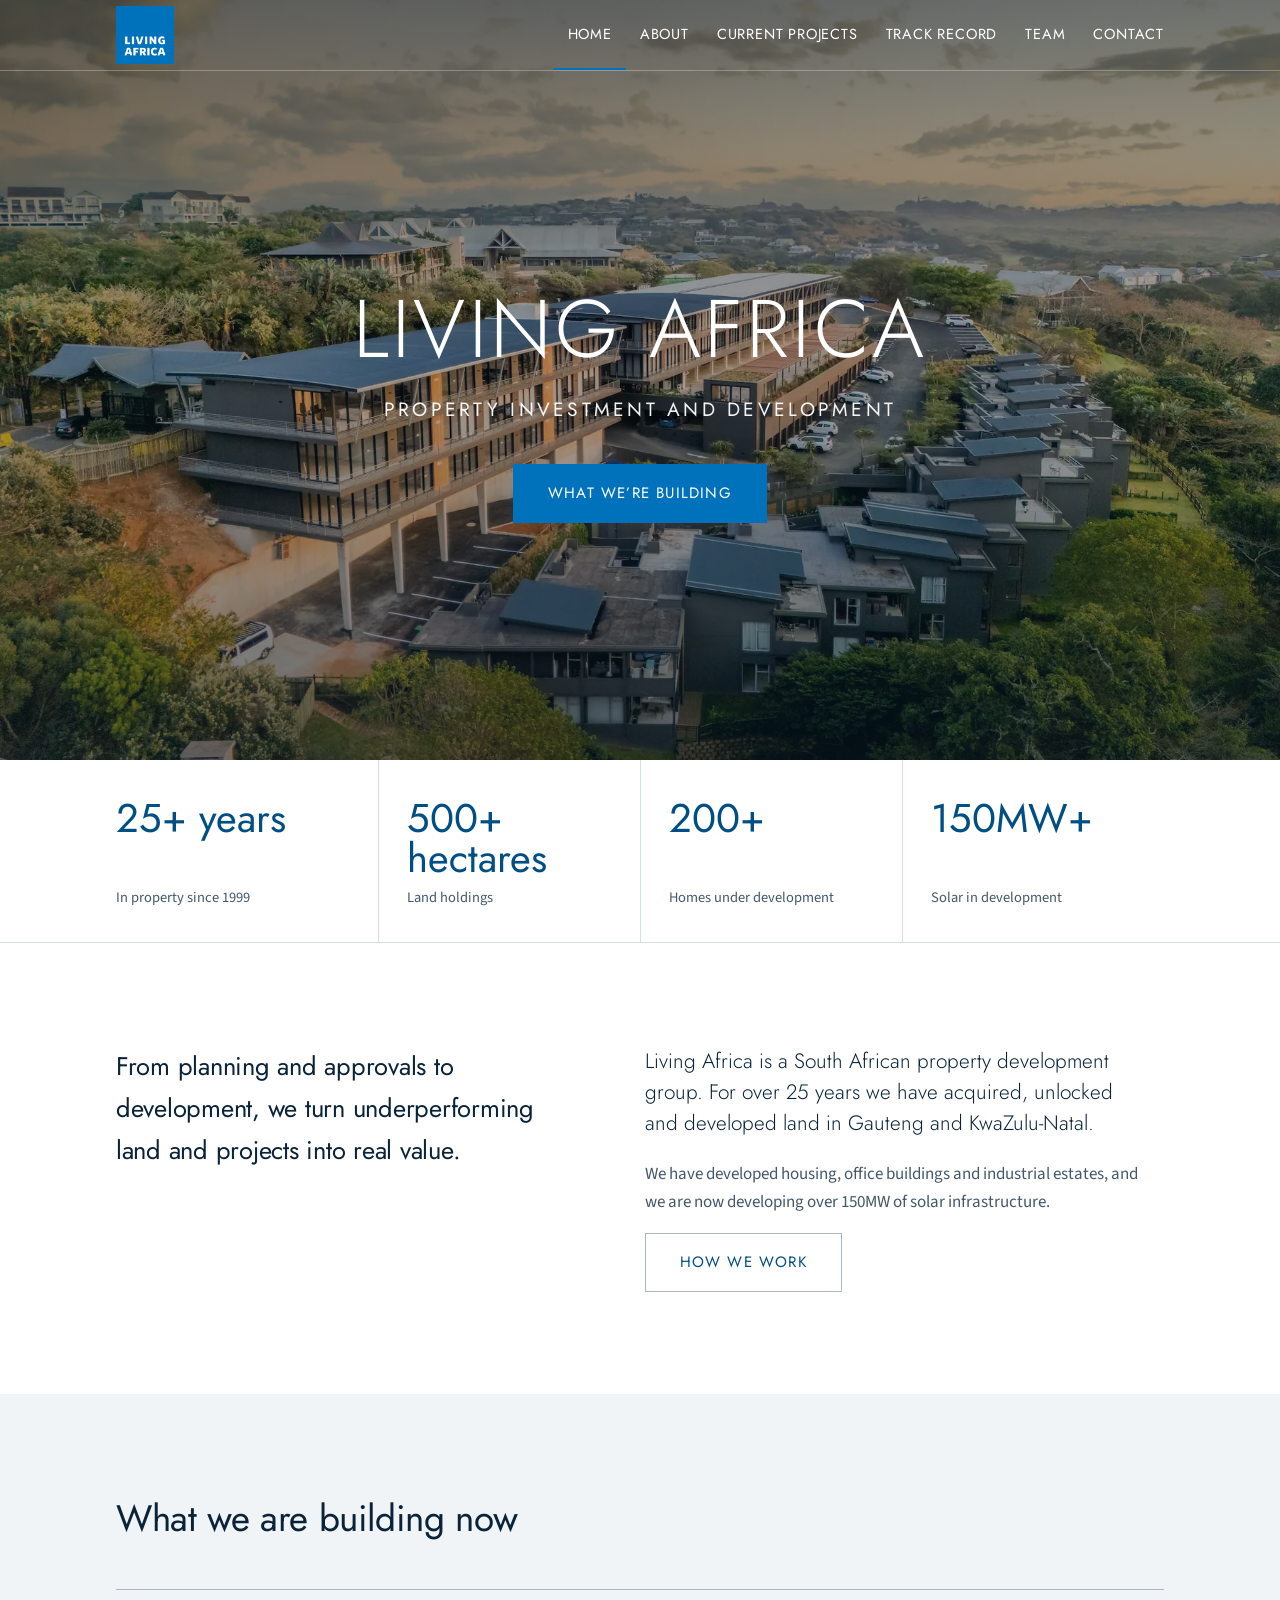
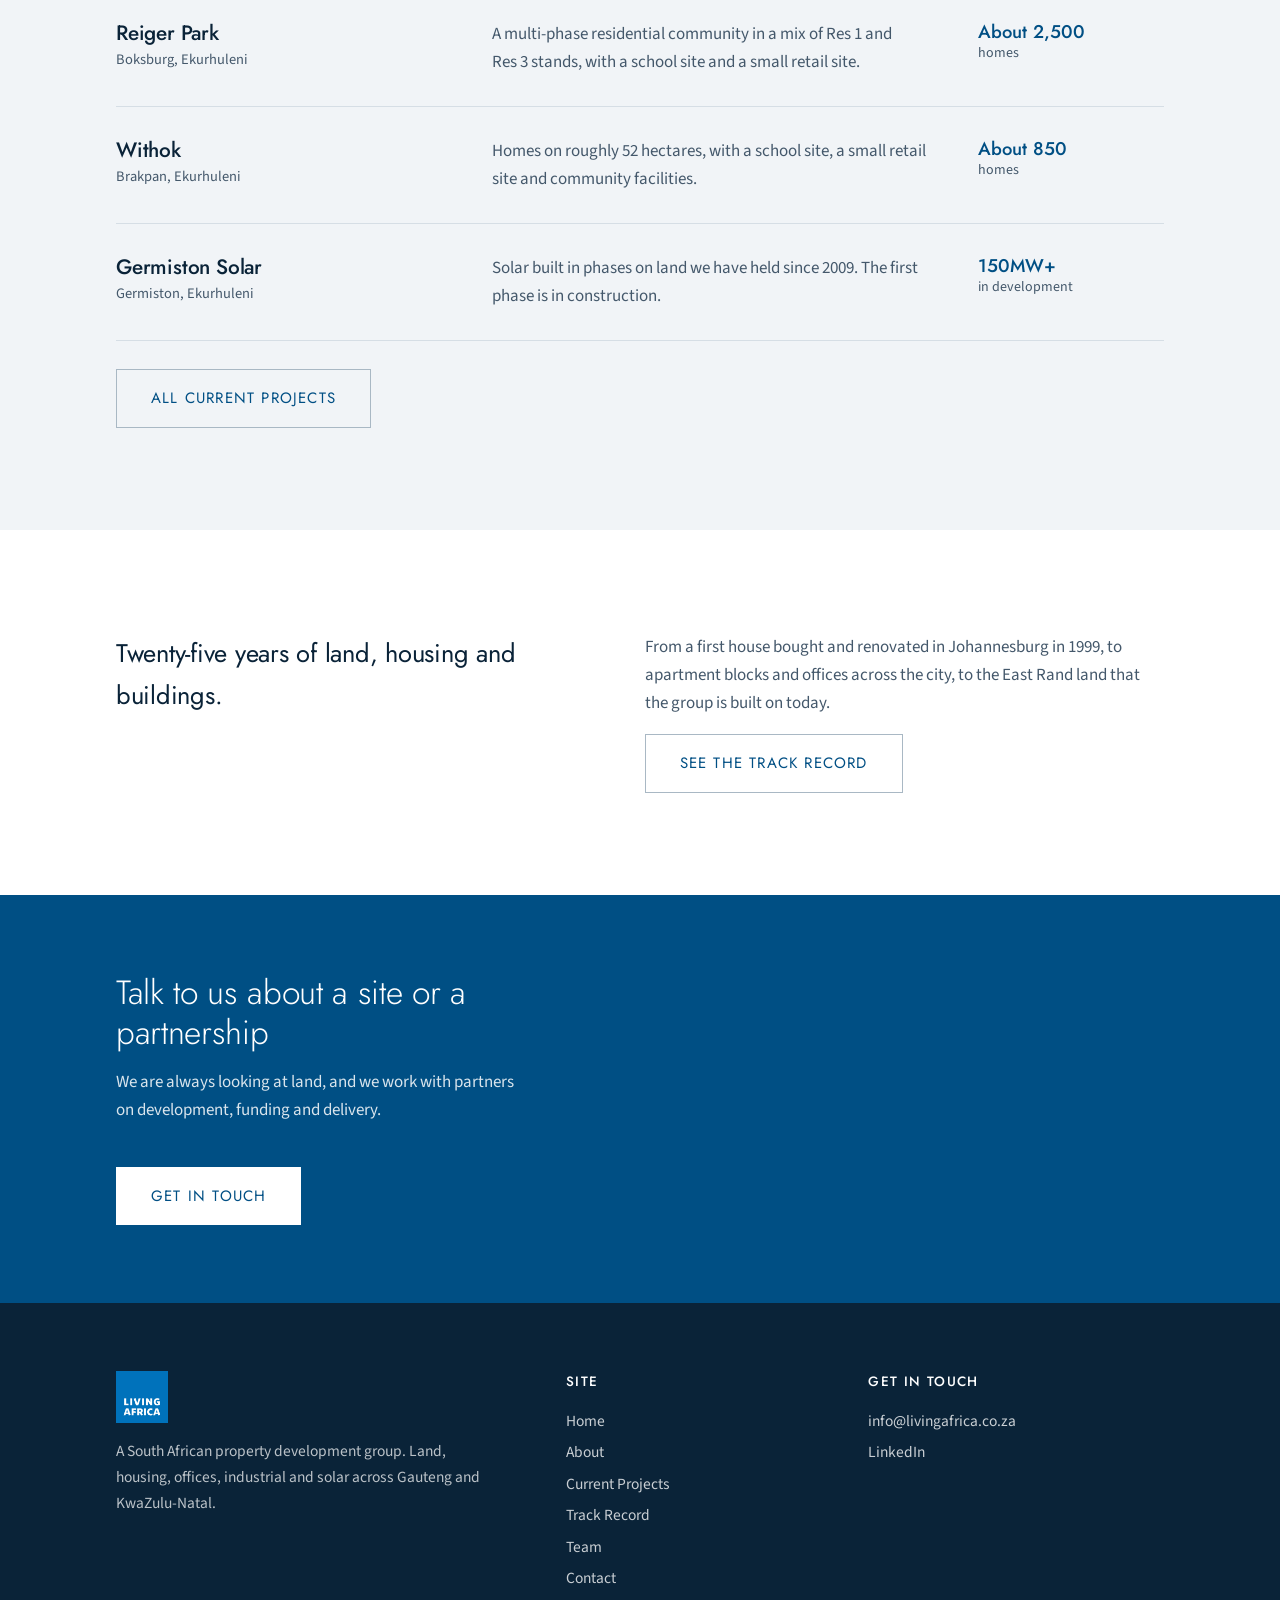
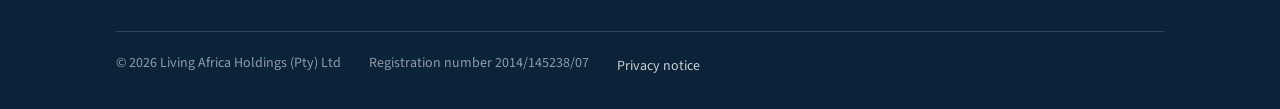
<file: index.html>
<!DOCTYPE html>
<html lang="en-ZA">
<head>
<meta charset="UTF-8">
<meta name="viewport" content="width=device-width,initial-scale=1">
<title>Living Africa — Property investment and development</title>
<meta name="description" content="Living Africa is a South African property development group. For over 25 years we have acquired, unlocked and developed land in Gauteng and KwaZulu-Natal.">
<meta name="robots" content="noindex,nofollow">
<link rel="icon" href="assets/favicon.png">
<meta property="og:title" content="Living Africa — Property investment and development">
<meta property="og:description" content="Living Africa is a South African property development group. For over 25 years we have acquired, unlocked and developed land in Gauteng and KwaZulu-Natal.">
<meta property="og:type" content="website">
<meta property="og:image" content="assets/hero-verve.webp">
<link rel="stylesheet" href="assets/style.css">
</head>
<body class="home">
<header class="site-header">
  <div class="wrap">
    <a href="index.html" class="brand"><img src="assets/logo.png" alt="Living Africa"></a>
    <button class="nav-toggle" aria-label="Menu" aria-expanded="false" aria-controls="nav">
      <svg viewBox="0 0 24 24" fill="none" stroke="currentColor" stroke-width="1.6" aria-hidden="true"><line x1="3" y1="6" x2="21" y2="6"/><line x1="3" y1="12" x2="21" y2="12"/><line x1="3" y1="18" x2="21" y2="18"/></svg>
    </button>
    <nav class="main-nav" id="nav"><a href="index.html" aria-current="page">Home</a><a href="about.html">About</a><a href="projects.html">Current Projects</a><a href="track-record.html">Track Record</a><a href="team.html">Team</a><a href="contact.html">Contact</a></nav>
  </div>
</header>

<section class="hero">
  <img src="assets/hero-verve.webp" alt="Aerial view of The Verve, Simbithi Eco Estate, Ballito" fetchpriority="high">
  <div class="wrap hero-content">
    <h1>Living Africa</h1>
    <p class="sub">Property investment and development</p>
    <a class="btn" href="projects.html">What we&rsquo;re building</a>
  </div>
</section>

<section class="figures">
  <div class="wrap">
    <div class="figure"><span class="n">25+ years</span><span class="l">In property since 1999</span></div>
    <div class="figure"><span class="n">500+ hectares</span><span class="l">Land holdings</span></div>
    <div class="figure"><span class="n">200+</span><span class="l">Homes under development</span></div>
    <div class="figure"><span class="n">150MW+</span><span class="l">Solar in development</span></div>
  </div>
</section>

<section class="section">
  <div class="wrap">
    <div class="intro-grid">
      <h2>From planning and approvals to development, we turn underperforming land and projects into real value.</h2>
      <div class="body-copy">
        <p class="lede">Living Africa is a South African property development group. For over 25 years we have acquired, unlocked and developed land in Gauteng and KwaZulu-Natal.</p>
        <p>We have developed housing, office buildings and industrial estates, and we are now developing over 150MW of solar infrastructure.</p>
        <p><a class="btn btn-line" href="about.html">How we work</a></p>
      </div>
    </div>
  </div>
</section>

<section class="section pale">
  <div class="wrap">
    <h2 class="section-title">What we are building now</h2>
    <div class="schedule">
      <div class="entry">
        <div><h3>Reiger Park</h3><span class="place">Boksburg, Ekurhuleni</span></div>
        <p>A multi-phase residential community in a mix of Res&nbsp;1 and Res&nbsp;3 stands, with a school site and a small retail site.</p>
        <div class="data"><div><b>About 2,500</b><span>homes</span></div></div>
      </div>
      <div class="entry">
        <div><h3>Withok</h3><span class="place">Brakpan, Ekurhuleni</span></div>
        <p>Homes on roughly 52 hectares, with a school site, a small retail site and community facilities.</p>
        <div class="data"><div><b>About 850</b><span>homes</span></div></div>
      </div>
      <div class="entry">
        <div><h3>Germiston Solar</h3><span class="place">Germiston, Ekurhuleni</span></div>
        <p>Solar built in phases on land we have held since 2009. The first phase is in construction.</p>
        <div class="data"><div><b>150MW+</b><span>in development</span></div></div>
      </div>
    </div>
    <p style="margin-top:28px"><a class="btn btn-line" href="projects.html">All current projects</a></p>
  </div>
</section>

<section class="section">
  <div class="wrap">
    <div class="intro-grid">
      <h2>Twenty-five years of land, housing and buildings.</h2>
      <div class="body-copy">
        <p>From a first house bought and renovated in Johannesburg in 1999, to apartment blocks and offices across the city, to the East Rand land that the group is built on today.</p>
        <p><a class="btn btn-line" href="track-record.html">See the track record</a></p>
      </div>
    </div>
  </div>
</section>

<section class="band">
  <div class="wrap">
    <h2>Talk to us about a site or a partnership</h2>
    <p>We are always looking at land, and we work with partners on development, funding and delivery.</p>
    <a class="btn" href="contact.html">Get in touch</a>
  </div>
</section>

<footer class="site-footer">
  <div class="wrap">
    <div class="footer-grid">
      <div>
        <img src="assets/logo.png" alt="Living Africa">
        <p>A South African property development group. Land, housing, offices, industrial and solar across Gauteng and KwaZulu-Natal.</p>
      </div>
      <div>
        <h4>Site</h4>
        <a href="index.html">Home</a>
        <a href="about.html">About</a>
        <a href="projects.html">Current Projects</a>
        <a href="track-record.html">Track Record</a>
        <a href="team.html">Team</a>
        <a href="contact.html">Contact</a>
      </div>
      <div>
        <h4>Get in touch</h4>
        <a href="mailto:info@livingafrica.co.za">info@livingafrica.co.za</a>
        <a href="https://www.linkedin.com/company/living-africa-holdings-pty-ltd/" rel="noopener">LinkedIn</a>
      </div>
    </div>
    <div class="footer-bottom">
      <span>&copy; <span id="year">2026</span> Living Africa Holdings (Pty) Ltd</span>
      <span>Registration number 2014/145238/07</span>
      <span><a href="privacy.html">Privacy notice</a></span>
    </div>
  </div>
</footer>
<script src="assets/script.js"></script>
</body>
</html>
</file>
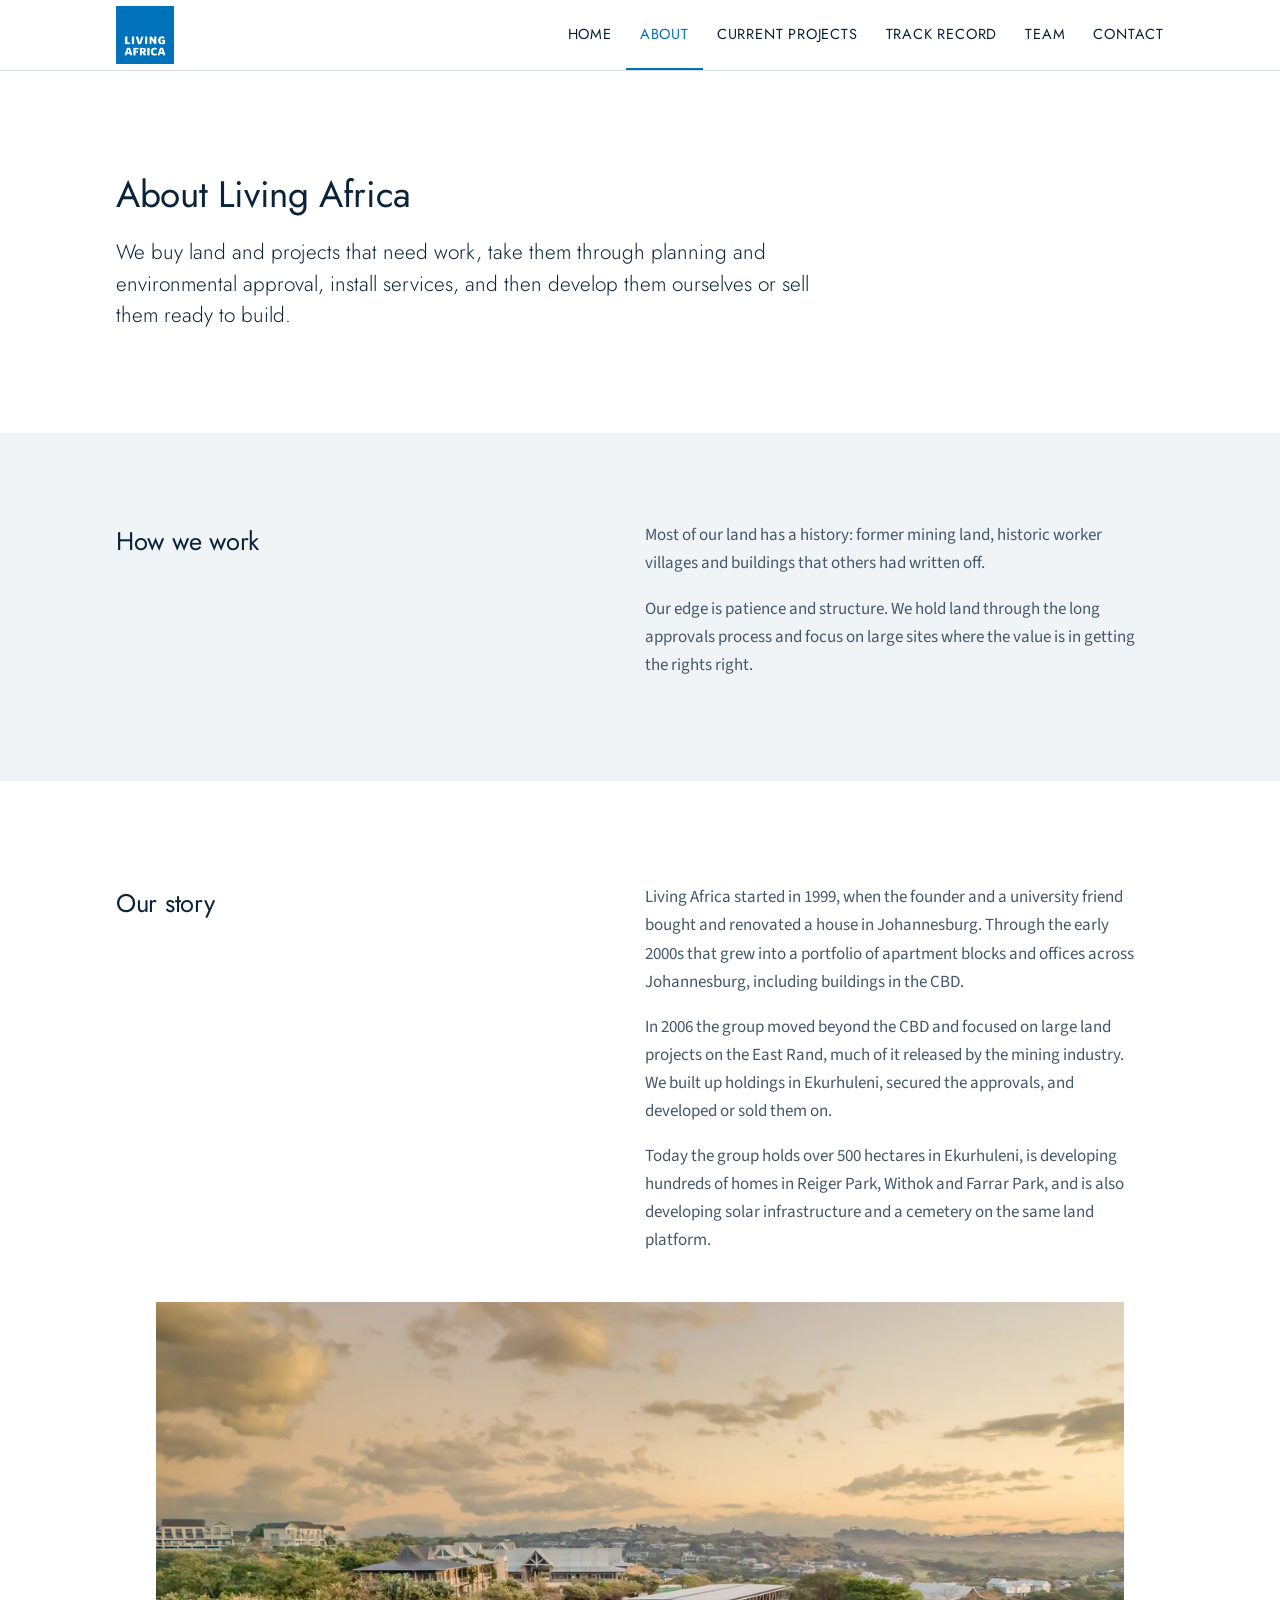
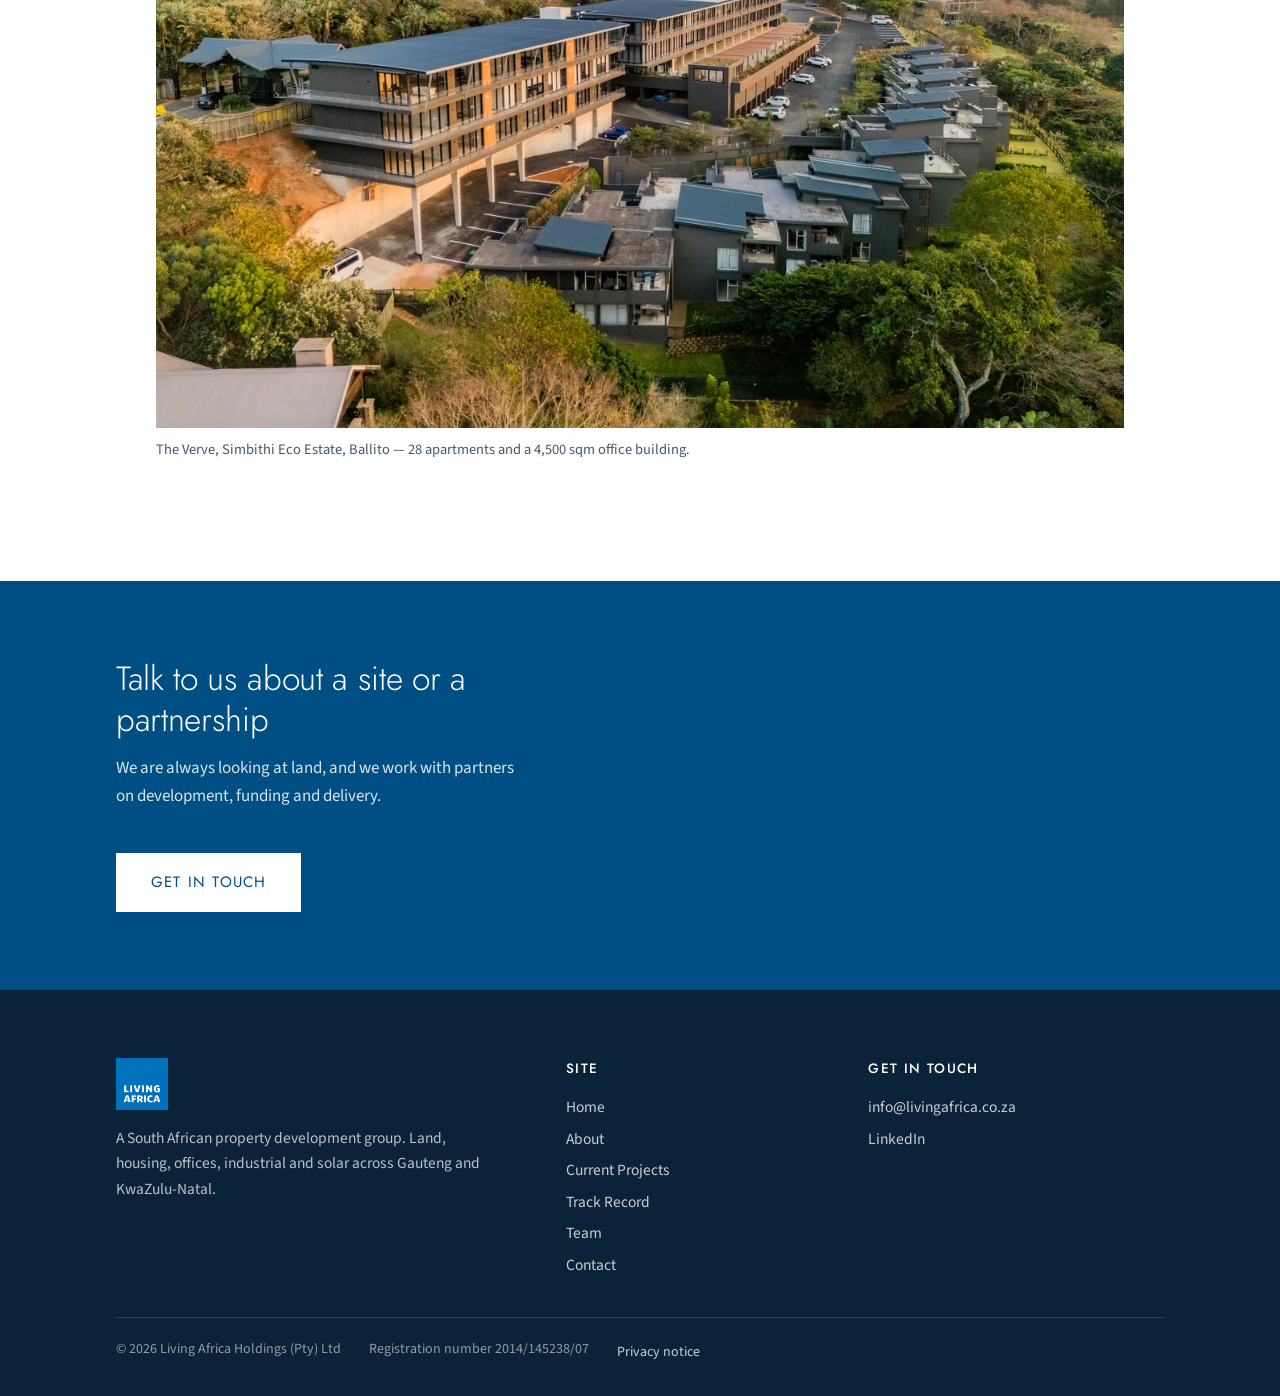
<file: about.html>
<!DOCTYPE html>
<html lang="en-ZA">
<head>
<meta charset="UTF-8">
<meta name="viewport" content="width=device-width,initial-scale=1">
<title>About — Living Africa</title>
<meta name="description" content="Living Africa buys land and projects that need work, takes them through planning and approval, and develops them or sells them ready to build.">
<meta name="robots" content="noindex,nofollow">
<link rel="icon" href="assets/favicon.png">
<meta property="og:title" content="About — Living Africa">
<meta property="og:description" content="Living Africa buys land and projects that need work, takes them through planning and approval, and develops them or sells them ready to build.">
<meta property="og:type" content="website">
<meta property="og:image" content="assets/hero-verve.webp">
<link rel="stylesheet" href="assets/style.css">
</head>
<body>
<header class="site-header">
  <div class="wrap">
    <a href="index.html" class="brand"><img src="assets/logo.png" alt="Living Africa"></a>
    <button class="nav-toggle" aria-label="Menu" aria-expanded="false" aria-controls="nav">
      <svg viewBox="0 0 24 24" fill="none" stroke="currentColor" stroke-width="1.6" aria-hidden="true"><line x1="3" y1="6" x2="21" y2="6"/><line x1="3" y1="12" x2="21" y2="12"/><line x1="3" y1="18" x2="21" y2="18"/></svg>
    </button>
    <nav class="main-nav" id="nav"><a href="index.html">Home</a><a href="about.html" aria-current="page">About</a><a href="projects.html">Current Projects</a><a href="track-record.html">Track Record</a><a href="team.html">Team</a><a href="contact.html">Contact</a></nav>
  </div>
</header>

<section class="section">
  <div class="wrap">
    <h2 class="section-title">About Living Africa</h2>
    <p class="lede" style="margin-top:20px">We buy land and projects that need work, take them through planning and environmental approval, install services, and then develop them ourselves or sell them ready to build.</p>
  </div>
</section>

<section class="section pale tight" style="padding-top:clamp(48px,7vw,88px)">
  <div class="wrap">
    <div class="intro-grid">
      <h2>How we work</h2>
      <div class="body-copy">
        <p>Most of our land has a history: former mining land, historic worker villages and buildings that others had written off.</p>
        <p>Our edge is patience and structure. We hold land through the long approvals process and focus on large sites where the value is in getting the rights right.</p>
      </div>
    </div>
  </div>
</section>

<section class="section">
  <div class="wrap">
    <div class="intro-grid">
      <h2>Our story</h2>
      <div class="body-copy">
        <p>Living Africa started in 1999, when the founder and a university friend bought and renovated a house in Johannesburg. Through the early 2000s that grew into a portfolio of apartment blocks and offices across Johannesburg, including buildings in the CBD.</p>
        <p>In 2006 the group moved beyond the CBD and focused on large land projects on the East Rand, much of it released by the mining industry. We built up holdings in Ekurhuleni, secured the approvals, and developed or sold them on.</p>
        <p>Today the group holds over 500 hectares in Ekurhuleni, is developing hundreds of homes in Reiger Park, Withok and Farrar Park, and is also developing solar infrastructure and a cemetery on the same land platform.</p>
      </div>
    </div>
    <figure class="photo">
      <img src="assets/verve.webp" alt="The Verve at Simbithi Eco Estate, Ballito, from the air" loading="lazy">
      <figcaption>The Verve, Simbithi Eco Estate, Ballito &mdash; 28 apartments and a 4,500&nbsp;sqm office building.</figcaption>
    </figure>
  </div>
</section>

<section class="band">
  <div class="wrap">
    <h2>Talk to us about a site or a partnership</h2>
    <p>We are always looking at land, and we work with partners on development, funding and delivery.</p>
    <a class="btn" href="contact.html">Get in touch</a>
  </div>
</section>

<footer class="site-footer">
  <div class="wrap">
    <div class="footer-grid">
      <div>
        <img src="assets/logo.png" alt="Living Africa">
        <p>A South African property development group. Land, housing, offices, industrial and solar across Gauteng and KwaZulu-Natal.</p>
      </div>
      <div>
        <h4>Site</h4>
        <a href="index.html">Home</a>
        <a href="about.html">About</a>
        <a href="projects.html">Current Projects</a>
        <a href="track-record.html">Track Record</a>
        <a href="team.html">Team</a>
        <a href="contact.html">Contact</a>
      </div>
      <div>
        <h4>Get in touch</h4>
        <a href="mailto:info@livingafrica.co.za">info@livingafrica.co.za</a>
        <a href="https://www.linkedin.com/company/living-africa-holdings-pty-ltd/" rel="noopener">LinkedIn</a>
      </div>
    </div>
    <div class="footer-bottom">
      <span>&copy; <span id="year">2026</span> Living Africa Holdings (Pty) Ltd</span>
      <span>Registration number 2014/145238/07</span>
      <span><a href="privacy.html">Privacy notice</a></span>
    </div>
  </div>
</footer>
<script src="assets/script.js"></script>
</body>
</html>
</file>
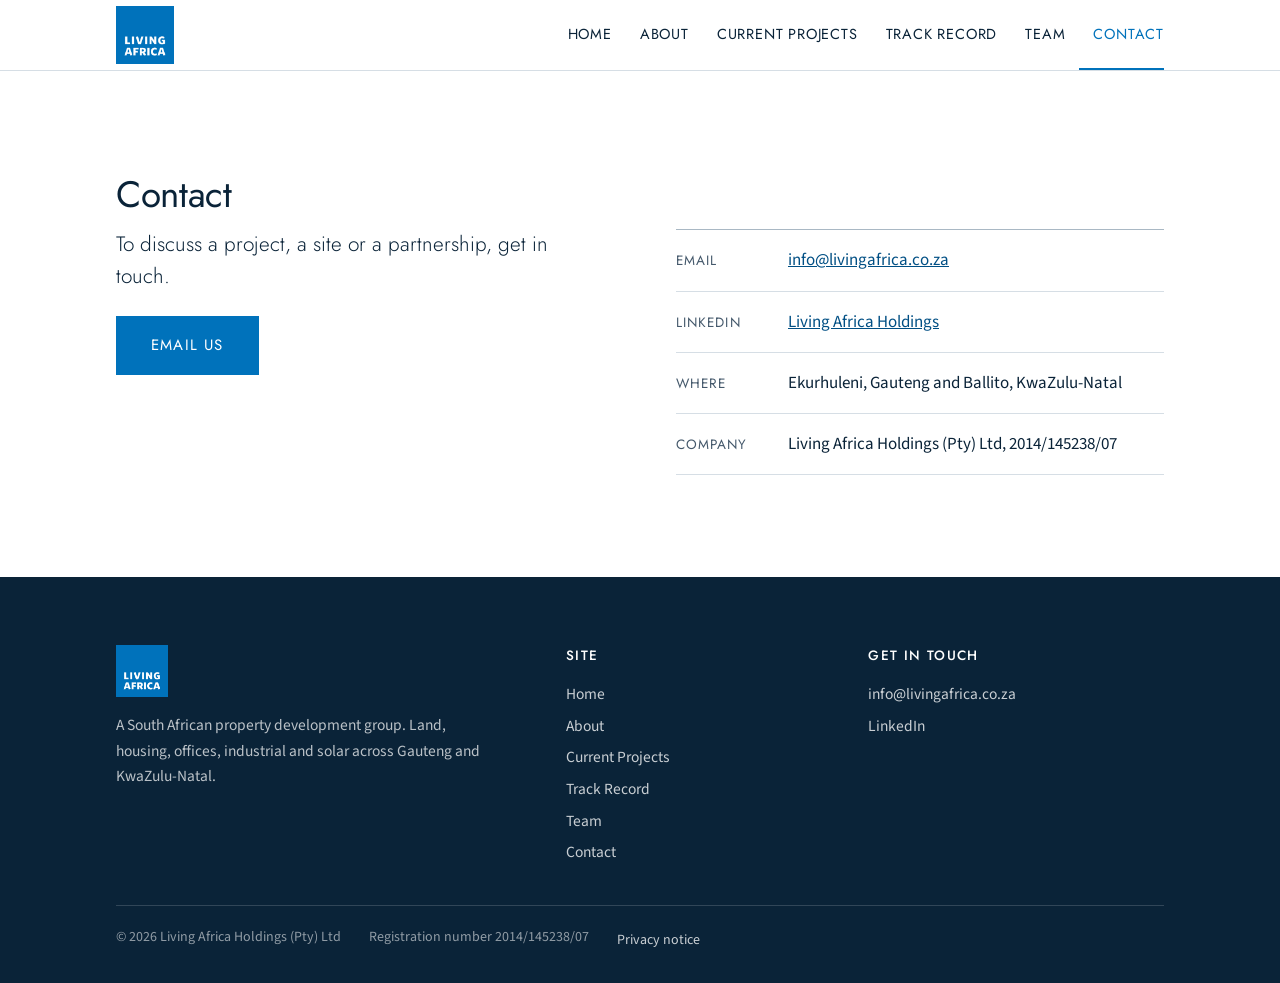
<file: contact.html>
<!DOCTYPE html>
<html lang="en-ZA">
<head>
<meta charset="UTF-8">
<meta name="viewport" content="width=device-width,initial-scale=1">
<title>Contact — Living Africa</title>
<meta name="description" content="Contact Living Africa Holdings about a project, a site or a partnership.">
<meta name="robots" content="noindex,nofollow">
<link rel="icon" href="assets/favicon.png">
<meta property="og:title" content="Contact — Living Africa">
<meta property="og:description" content="Contact Living Africa Holdings about a project, a site or a partnership.">
<meta property="og:type" content="website">
<meta property="og:image" content="assets/hero-verve.webp">
<link rel="stylesheet" href="assets/style.css">
</head>
<body>
<header class="site-header">
  <div class="wrap">
    <a href="index.html" class="brand"><img src="assets/logo.png" alt="Living Africa"></a>
    <button class="nav-toggle" aria-label="Menu" aria-expanded="false" aria-controls="nav">
      <svg viewBox="0 0 24 24" fill="none" stroke="currentColor" stroke-width="1.6" aria-hidden="true"><line x1="3" y1="6" x2="21" y2="6"/><line x1="3" y1="12" x2="21" y2="12"/><line x1="3" y1="18" x2="21" y2="18"/></svg>
    </button>
    <nav class="main-nav" id="nav"><a href="index.html">Home</a><a href="about.html">About</a><a href="projects.html">Current Projects</a><a href="track-record.html">Track Record</a><a href="team.html">Team</a><a href="contact.html" aria-current="page">Contact</a></nav>
  </div>
</header>

<section class="section">
  <div class="wrap">
    <h2 class="section-title">Contact</h2>
    <div class="contact-grid">
      <div>
        <p class="lede">To discuss a project, a site or a partnership, get in touch.</p>
        <p style="margin-top:24px"><a class="btn" href="mailto:info@livingafrica.co.za">Email us</a></p>
      </div>
      <ul class="contact-list">
        <li><span class="k">Email</span><a href="mailto:info@livingafrica.co.za">info@livingafrica.co.za</a></li>
        <li><span class="k">LinkedIn</span><a href="https://www.linkedin.com/company/living-africa-holdings-pty-ltd/" rel="noopener">Living Africa Holdings</a></li>
        <li><span class="k">Where</span><span>Ekurhuleni, Gauteng and Ballito, KwaZulu-Natal</span></li>
        <li><span class="k">Company</span><span>Living Africa Holdings (Pty) Ltd, 2014/145238/07</span></li>
      </ul>
    </div>
  </div>
</section>

<footer class="site-footer">
  <div class="wrap">
    <div class="footer-grid">
      <div>
        <img src="assets/logo.png" alt="Living Africa">
        <p>A South African property development group. Land, housing, offices, industrial and solar across Gauteng and KwaZulu-Natal.</p>
      </div>
      <div>
        <h4>Site</h4>
        <a href="index.html">Home</a>
        <a href="about.html">About</a>
        <a href="projects.html">Current Projects</a>
        <a href="track-record.html">Track Record</a>
        <a href="team.html">Team</a>
        <a href="contact.html">Contact</a>
      </div>
      <div>
        <h4>Get in touch</h4>
        <a href="mailto:info@livingafrica.co.za">info@livingafrica.co.za</a>
        <a href="https://www.linkedin.com/company/living-africa-holdings-pty-ltd/" rel="noopener">LinkedIn</a>
      </div>
    </div>
    <div class="footer-bottom">
      <span>&copy; <span id="year">2026</span> Living Africa Holdings (Pty) Ltd</span>
      <span>Registration number 2014/145238/07</span>
      <span><a href="privacy.html">Privacy notice</a></span>
    </div>
  </div>
</footer>
<script src="assets/script.js"></script>
</body>
</html>
</file>
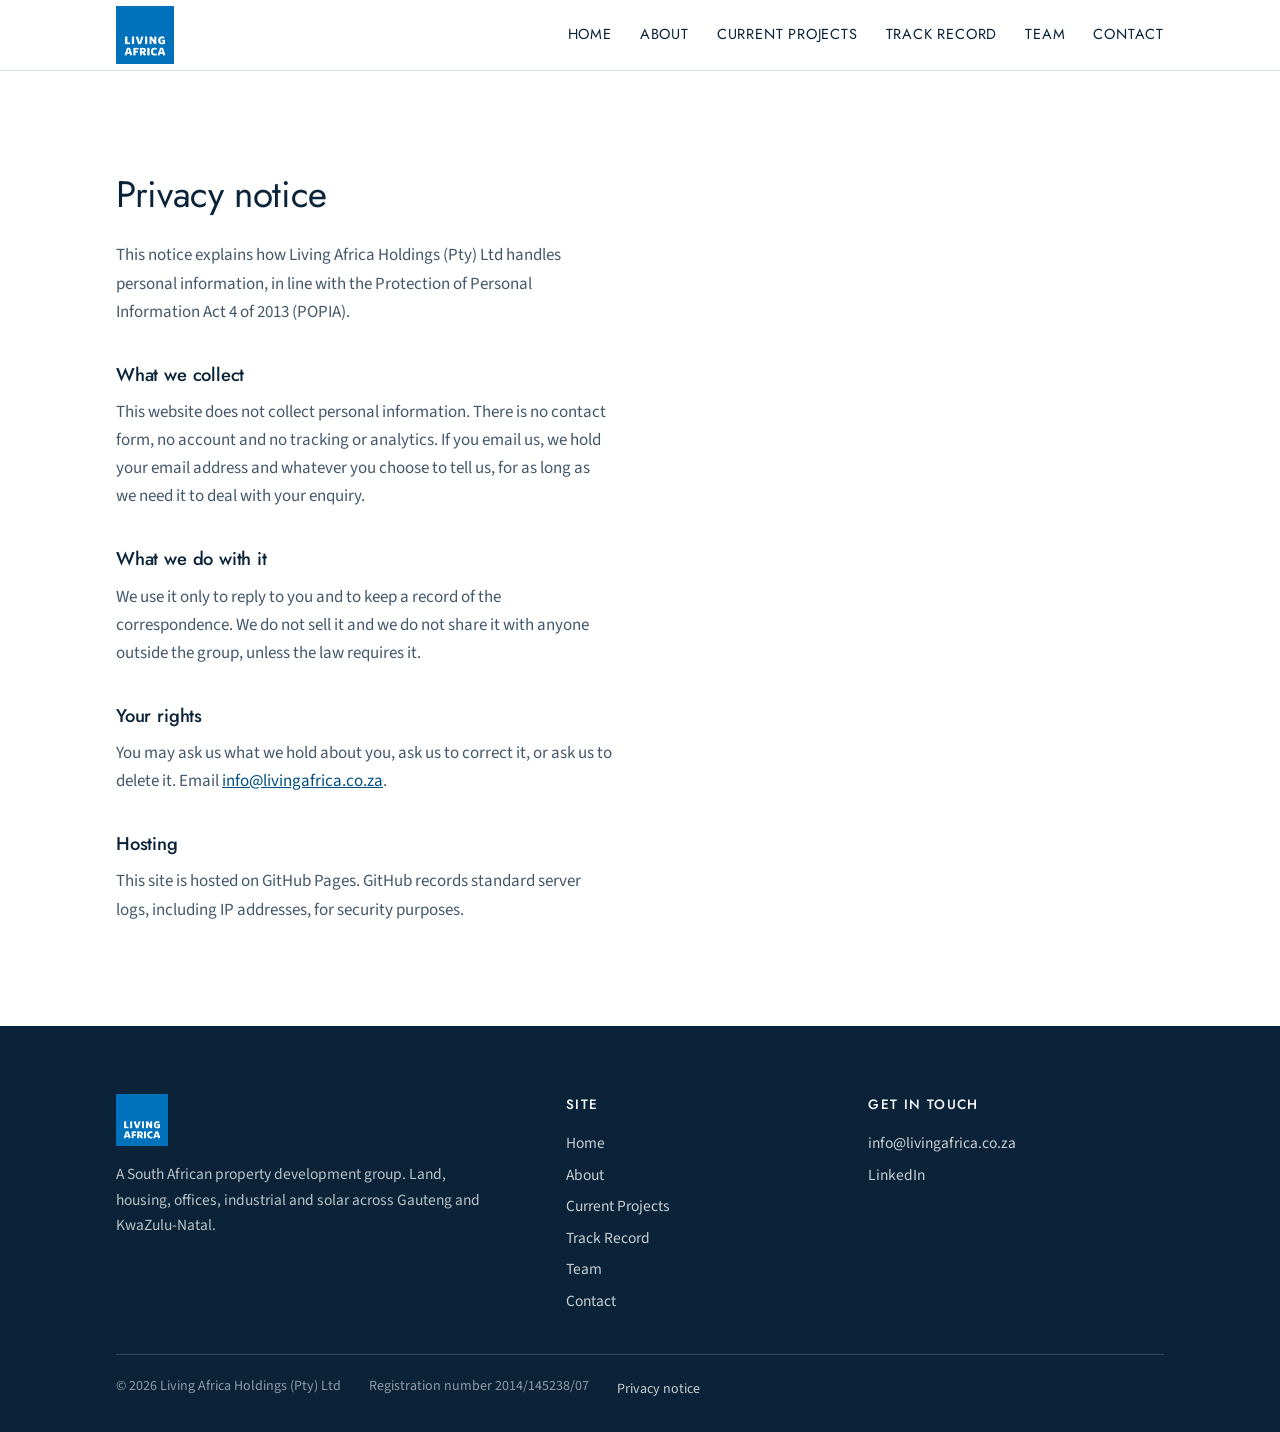
<file: privacy.html>
<!DOCTYPE html>
<html lang="en-ZA">
<head>
<meta charset="UTF-8">
<meta name="viewport" content="width=device-width,initial-scale=1">
<title>Privacy notice — Living Africa</title>
<meta name="description" content="How Living Africa Holdings handles personal information, in line with POPIA.">
<meta name="robots" content="noindex,nofollow">
<link rel="icon" href="assets/favicon.png">
<meta property="og:title" content="Privacy notice — Living Africa">
<meta property="og:description" content="How Living Africa Holdings handles personal information, in line with POPIA.">
<meta property="og:type" content="website">
<meta property="og:image" content="assets/hero-verve.webp">
<link rel="stylesheet" href="assets/style.css">
</head>
<body>
<header class="site-header">
  <div class="wrap">
    <a href="index.html" class="brand"><img src="assets/logo.png" alt="Living Africa"></a>
    <button class="nav-toggle" aria-label="Menu" aria-expanded="false" aria-controls="nav">
      <svg viewBox="0 0 24 24" fill="none" stroke="currentColor" stroke-width="1.6" aria-hidden="true"><line x1="3" y1="6" x2="21" y2="6"/><line x1="3" y1="12" x2="21" y2="12"/><line x1="3" y1="18" x2="21" y2="18"/></svg>
    </button>
    <nav class="main-nav" id="nav"><a href="index.html">Home</a><a href="about.html">About</a><a href="projects.html">Current Projects</a><a href="track-record.html">Track Record</a><a href="team.html">Team</a><a href="contact.html">Contact</a></nav>
  </div>
</header>

<section class="section">
  <div class="wrap">
    <h2 class="section-title">Privacy notice</h2>
    <div class="body-copy" style="margin-top:24px">
      <p>This notice explains how Living Africa Holdings (Pty) Ltd handles personal information, in line with the Protection of Personal Information Act 4 of 2013 (POPIA).</p>
      <h3>What we collect</h3>
      <p>This website does not collect personal information. There is no contact form, no account and no tracking or analytics. If you email us, we hold your email address and whatever you choose to tell us, for as long as we need it to deal with your enquiry.</p>
      <h3>What we do with it</h3>
      <p>We use it only to reply to you and to keep a record of the correspondence. We do not sell it and we do not share it with anyone outside the group, unless the law requires it.</p>
      <h3>Your rights</h3>
      <p>You may ask us what we hold about you, ask us to correct it, or ask us to delete it. Email <a href="mailto:info@livingafrica.co.za">info@livingafrica.co.za</a>.</p>
      <h3>Hosting</h3>
      <p>This site is hosted on GitHub Pages. GitHub records standard server logs, including IP addresses, for security purposes.</p>
    </div>
  </div>
</section>

<footer class="site-footer">
  <div class="wrap">
    <div class="footer-grid">
      <div>
        <img src="assets/logo.png" alt="Living Africa">
        <p>A South African property development group. Land, housing, offices, industrial and solar across Gauteng and KwaZulu-Natal.</p>
      </div>
      <div>
        <h4>Site</h4>
        <a href="index.html">Home</a>
        <a href="about.html">About</a>
        <a href="projects.html">Current Projects</a>
        <a href="track-record.html">Track Record</a>
        <a href="team.html">Team</a>
        <a href="contact.html">Contact</a>
      </div>
      <div>
        <h4>Get in touch</h4>
        <a href="mailto:info@livingafrica.co.za">info@livingafrica.co.za</a>
        <a href="https://www.linkedin.com/company/living-africa-holdings-pty-ltd/" rel="noopener">LinkedIn</a>
      </div>
    </div>
    <div class="footer-bottom">
      <span>&copy; <span id="year">2026</span> Living Africa Holdings (Pty) Ltd</span>
      <span>Registration number 2014/145238/07</span>
      <span><a href="privacy.html">Privacy notice</a></span>
    </div>
  </div>
</footer>
<script src="assets/script.js"></script>
</body>
</html>
</file>
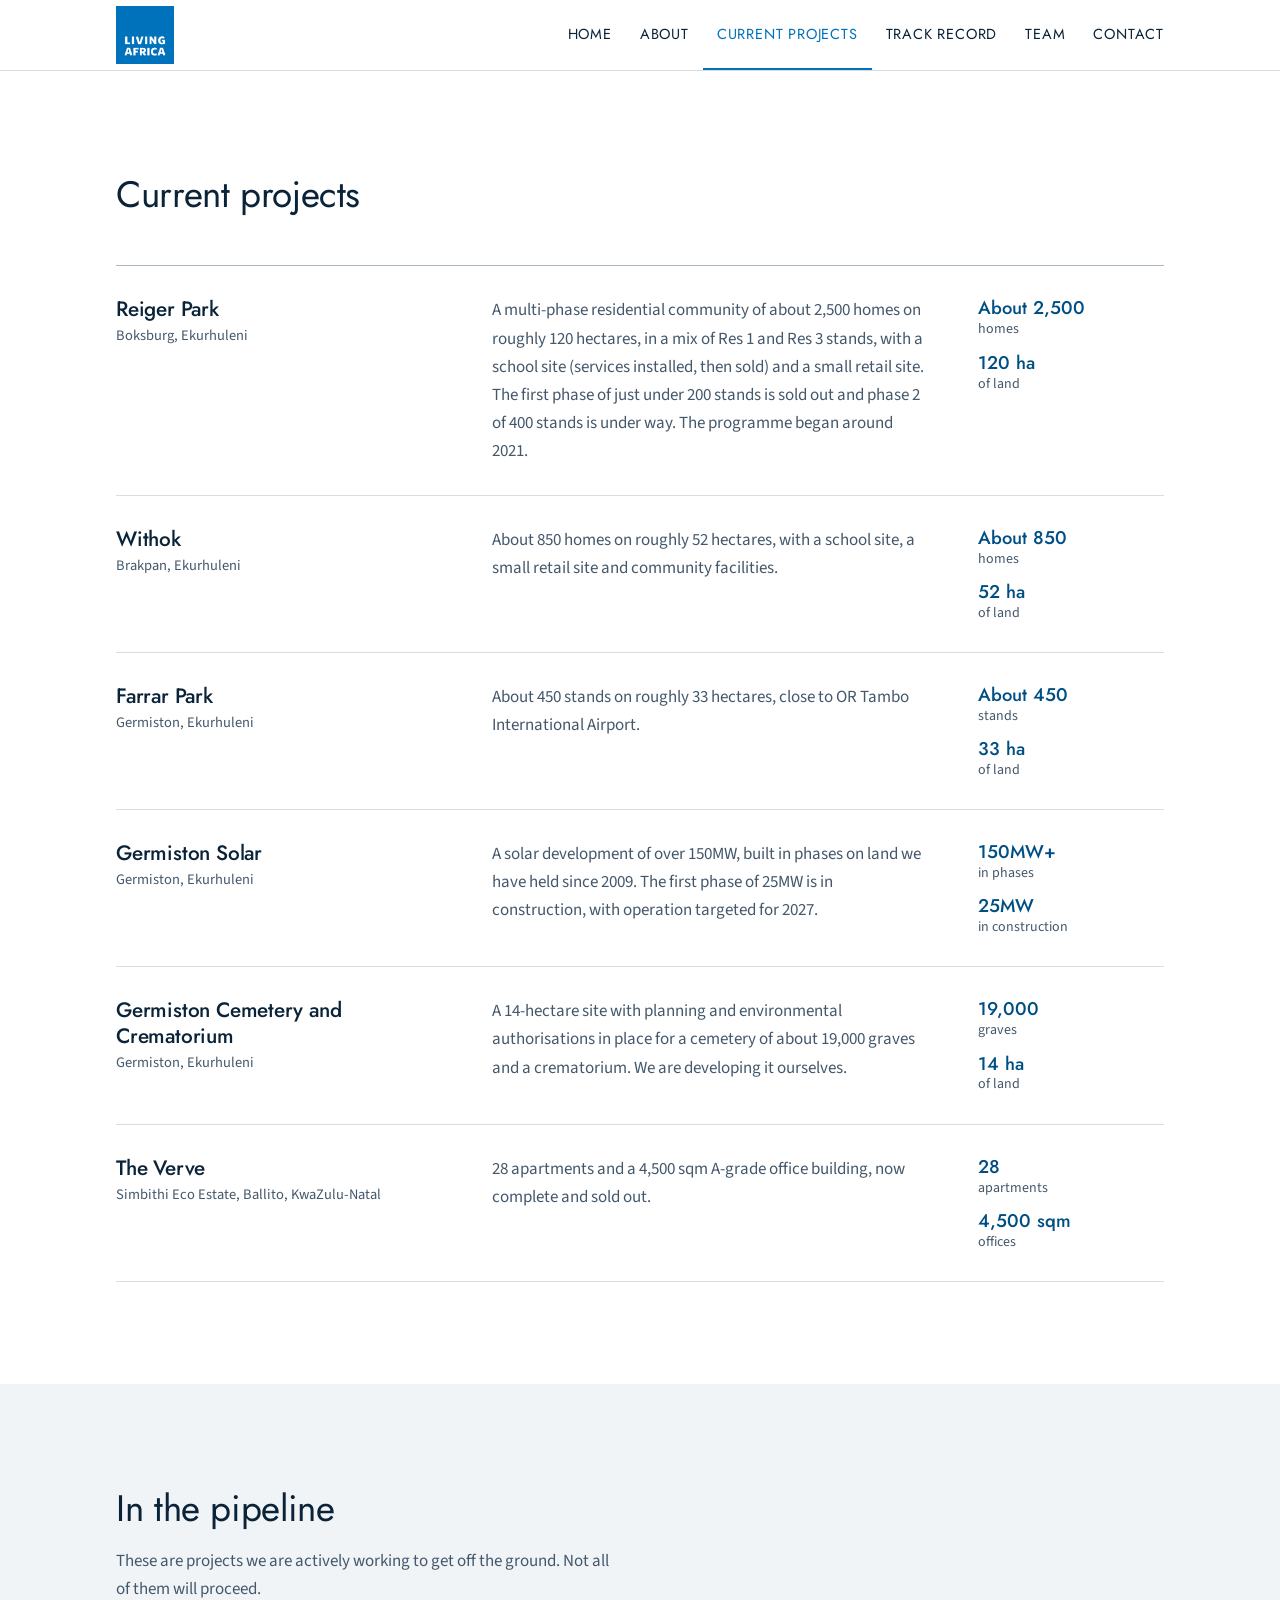
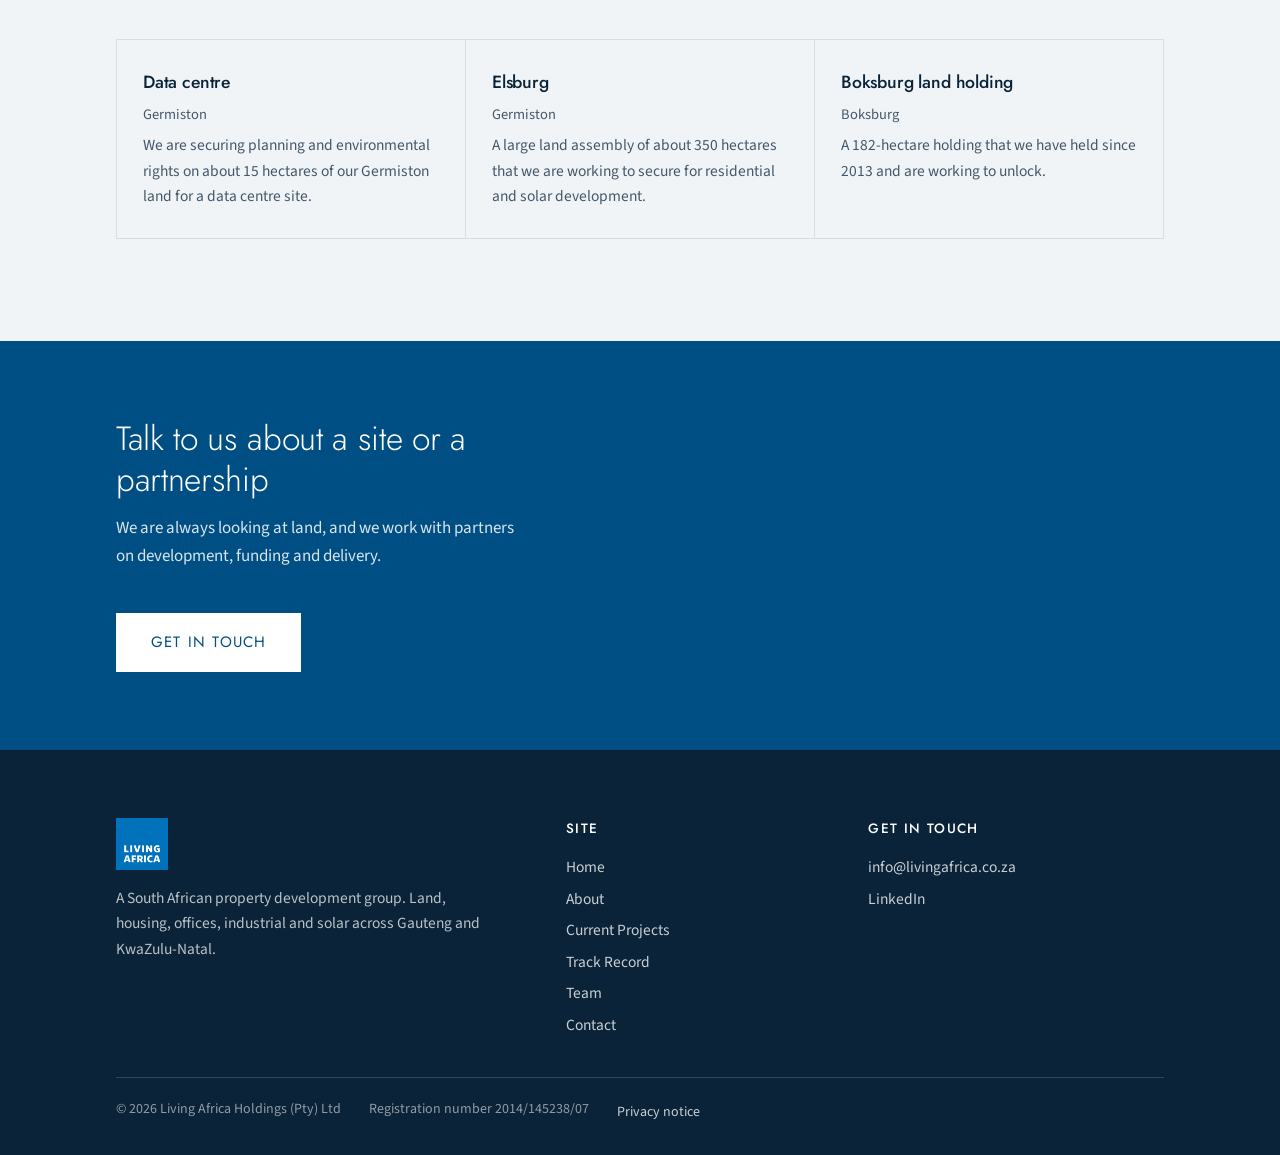
<file: projects.html>
<!DOCTYPE html>
<html lang="en-ZA">
<head>
<meta charset="UTF-8">
<meta name="viewport" content="width=device-width,initial-scale=1">
<title>Current projects — Living Africa</title>
<meta name="description" content="Residential development at Reiger Park, Withok and Farrar Park, solar and a cemetery in Germiston, and The Verve in Ballito.">
<meta name="robots" content="noindex,nofollow">
<link rel="icon" href="assets/favicon.png">
<meta property="og:title" content="Current projects — Living Africa">
<meta property="og:description" content="Residential development at Reiger Park, Withok and Farrar Park, solar and a cemetery in Germiston, and The Verve in Ballito.">
<meta property="og:type" content="website">
<meta property="og:image" content="assets/hero-verve.webp">
<link rel="stylesheet" href="assets/style.css">
</head>
<body>
<header class="site-header">
  <div class="wrap">
    <a href="index.html" class="brand"><img src="assets/logo.png" alt="Living Africa"></a>
    <button class="nav-toggle" aria-label="Menu" aria-expanded="false" aria-controls="nav">
      <svg viewBox="0 0 24 24" fill="none" stroke="currentColor" stroke-width="1.6" aria-hidden="true"><line x1="3" y1="6" x2="21" y2="6"/><line x1="3" y1="12" x2="21" y2="12"/><line x1="3" y1="18" x2="21" y2="18"/></svg>
    </button>
    <nav class="main-nav" id="nav"><a href="index.html">Home</a><a href="about.html">About</a><a href="projects.html" aria-current="page">Current Projects</a><a href="track-record.html">Track Record</a><a href="team.html">Team</a><a href="contact.html">Contact</a></nav>
  </div>
</header>

<section class="section">
  <div class="wrap">
    <h2 class="section-title">Current projects</h2>
    <div class="schedule">
      <div class="entry">
        <div><h3>Reiger Park</h3><span class="place">Boksburg, Ekurhuleni</span></div>
        <p>A multi-phase residential community of about 2,500 homes on roughly 120 hectares, in a mix of Res&nbsp;1 and Res&nbsp;3 stands, with a school site (services installed, then sold) and a small retail site. The first phase of just under 200 stands is sold out and phase 2 of 400 stands is under way. The programme began around 2021.</p>
        <div class="data"><div><b>About 2,500</b><span>homes</span></div><div><b>120 ha</b><span>of land</span></div></div>
      </div>
      <div class="entry">
        <div><h3>Withok</h3><span class="place">Brakpan, Ekurhuleni</span></div>
        <p>About 850 homes on roughly 52 hectares, with a school site, a small retail site and community facilities.</p>
        <div class="data"><div><b>About 850</b><span>homes</span></div><div><b>52 ha</b><span>of land</span></div></div>
      </div>
      <div class="entry">
        <div><h3>Farrar Park</h3><span class="place">Germiston, Ekurhuleni</span></div>
        <p>About 450 stands on roughly 33 hectares, close to OR Tambo International Airport.</p>
        <div class="data"><div><b>About 450</b><span>stands</span></div><div><b>33 ha</b><span>of land</span></div></div>
      </div>
      <div class="entry">
        <div><h3>Germiston Solar</h3><span class="place">Germiston, Ekurhuleni</span></div>
        <p>A solar development of over 150MW, built in phases on land we have held since 2009. The first phase of 25MW is in construction, with operation targeted for 2027.</p>
        <div class="data"><div><b>150MW+</b><span>in phases</span></div><div><b>25MW</b><span>in construction</span></div></div>
      </div>
      <div class="entry">
        <div><h3>Germiston Cemetery and Crematorium</h3><span class="place">Germiston, Ekurhuleni</span></div>
        <p>A 14-hectare site with planning and environmental authorisations in place for a cemetery of about 19,000 graves and a crematorium. We are developing it ourselves.</p>
        <div class="data"><div><b>19,000</b><span>graves</span></div><div><b>14 ha</b><span>of land</span></div></div>
      </div>
      <div class="entry">
        <div><h3>The Verve</h3><span class="place">Simbithi Eco Estate, Ballito, KwaZulu-Natal</span></div>
        <p>28 apartments and a 4,500&nbsp;sqm A-grade office building, now complete and sold out.</p>
        <div class="data"><div><b>28</b><span>apartments</span></div><div><b>4,500 sqm</b><span>offices</span></div></div>
      </div>
    </div>
  </div>
</section>

<section class="section pale">
  <div class="wrap">
    <h2 class="section-title">In the pipeline</h2>
    <p class="body-copy" style="margin-top:16px">These are projects we are actively working to get off the ground. Not all of them will proceed.</p>
    <div class="pipeline">
      <div><h3>Data centre</h3><span class="place">Germiston</span><p style="margin-top:8px">We are securing planning and environmental rights on about 15 hectares of our Germiston land for a data centre site.</p></div>
      <div><h3>Elsburg</h3><span class="place">Germiston</span><p style="margin-top:8px">A large land assembly of about 350 hectares that we are working to secure for residential and solar development.</p></div>
      <div><h3>Boksburg land holding</h3><span class="place">Boksburg</span><p style="margin-top:8px">A 182-hectare holding that we have held since 2013 and are working to unlock.</p></div>
    </div>
  </div>
</section>

<section class="band">
  <div class="wrap">
    <h2>Talk to us about a site or a partnership</h2>
    <p>We are always looking at land, and we work with partners on development, funding and delivery.</p>
    <a class="btn" href="contact.html">Get in touch</a>
  </div>
</section>

<footer class="site-footer">
  <div class="wrap">
    <div class="footer-grid">
      <div>
        <img src="assets/logo.png" alt="Living Africa">
        <p>A South African property development group. Land, housing, offices, industrial and solar across Gauteng and KwaZulu-Natal.</p>
      </div>
      <div>
        <h4>Site</h4>
        <a href="index.html">Home</a>
        <a href="about.html">About</a>
        <a href="projects.html">Current Projects</a>
        <a href="track-record.html">Track Record</a>
        <a href="team.html">Team</a>
        <a href="contact.html">Contact</a>
      </div>
      <div>
        <h4>Get in touch</h4>
        <a href="mailto:info@livingafrica.co.za">info@livingafrica.co.za</a>
        <a href="https://www.linkedin.com/company/living-africa-holdings-pty-ltd/" rel="noopener">LinkedIn</a>
      </div>
    </div>
    <div class="footer-bottom">
      <span>&copy; <span id="year">2026</span> Living Africa Holdings (Pty) Ltd</span>
      <span>Registration number 2014/145238/07</span>
      <span><a href="privacy.html">Privacy notice</a></span>
    </div>
  </div>
</footer>
<script src="assets/script.js"></script>
</body>
</html>
</file>
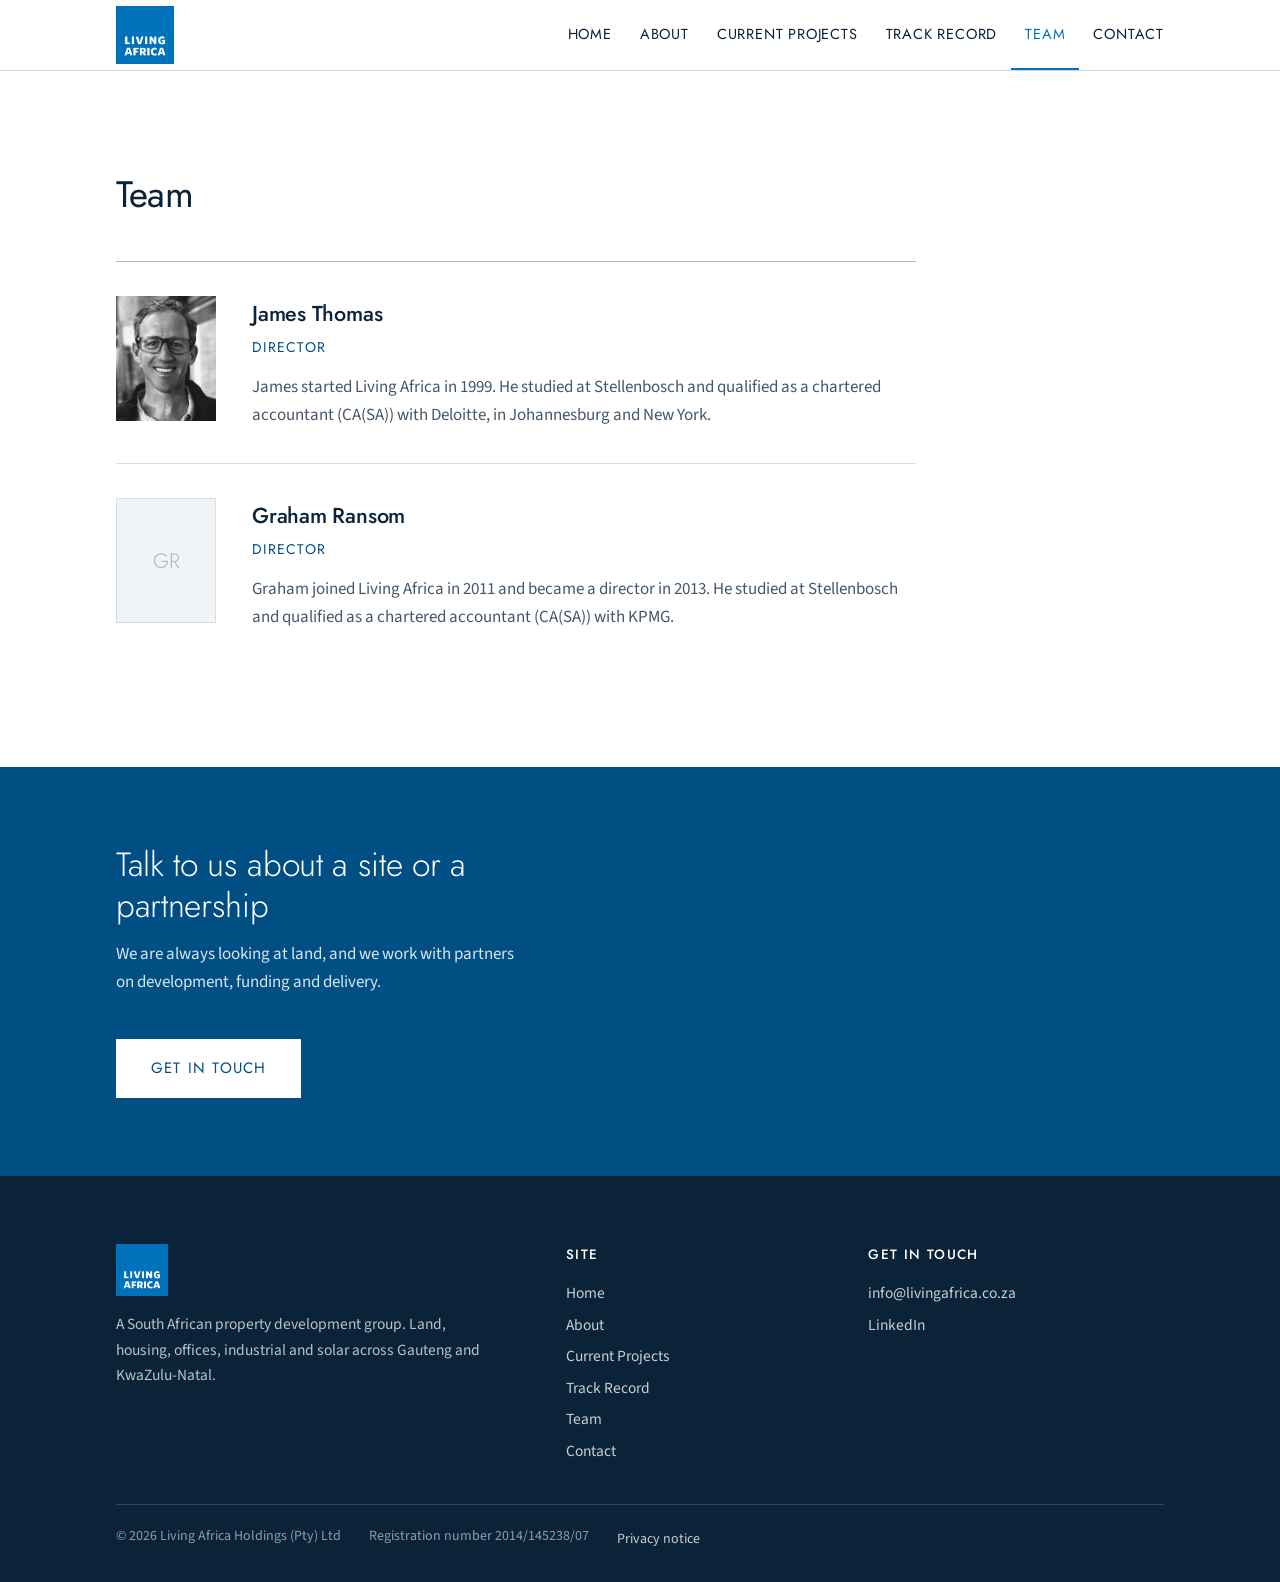
<file: team.html>
<!DOCTYPE html>
<html lang="en-ZA">
<head>
<meta charset="UTF-8">
<meta name="viewport" content="width=device-width,initial-scale=1">
<title>Team — Living Africa</title>
<meta name="description" content="James Thomas and Graham Ransom, directors of Living Africa Holdings.">
<meta name="robots" content="noindex,nofollow">
<link rel="icon" href="assets/favicon.png">
<meta property="og:title" content="Team — Living Africa">
<meta property="og:description" content="James Thomas and Graham Ransom, directors of Living Africa Holdings.">
<meta property="og:type" content="website">
<meta property="og:image" content="assets/hero-verve.webp">
<link rel="stylesheet" href="assets/style.css">
</head>
<body>
<header class="site-header">
  <div class="wrap">
    <a href="index.html" class="brand"><img src="assets/logo.png" alt="Living Africa"></a>
    <button class="nav-toggle" aria-label="Menu" aria-expanded="false" aria-controls="nav">
      <svg viewBox="0 0 24 24" fill="none" stroke="currentColor" stroke-width="1.6" aria-hidden="true"><line x1="3" y1="6" x2="21" y2="6"/><line x1="3" y1="12" x2="21" y2="12"/><line x1="3" y1="18" x2="21" y2="18"/></svg>
    </button>
    <nav class="main-nav" id="nav"><a href="index.html">Home</a><a href="about.html">About</a><a href="projects.html">Current Projects</a><a href="track-record.html">Track Record</a><a href="team.html" aria-current="page">Team</a><a href="contact.html">Contact</a></nav>
  </div>
</header>

<section class="section">
  <div class="wrap">
    <h2 class="section-title">Team</h2>
    <div class="people">
      <div class="person">
        <img src="assets/jt.webp" alt="James Thomas" loading="lazy" width="460" height="575">
        <div>
        <h3>James Thomas</h3>
        <p class="role">Director</p>
        <p>James started Living Africa in 1999. He studied at Stellenbosch and qualified as a chartered accountant (CA(SA)) with Deloitte, in Johannesburg and New York.</p>
        </div>
      </div>
      <div class="person">
        <div class="nophoto" aria-hidden="true">GR</div>
        <div>
        <h3>Graham Ransom</h3>
        <p class="role">Director</p>
        <p>Graham joined Living Africa in 2011 and became a director in 2013. He studied at Stellenbosch and qualified as a chartered accountant (CA(SA)) with KPMG.</p>
        </div>
      </div>
    </div>
  </div>
</section>

<section class="band">
  <div class="wrap">
    <h2>Talk to us about a site or a partnership</h2>
    <p>We are always looking at land, and we work with partners on development, funding and delivery.</p>
    <a class="btn" href="contact.html">Get in touch</a>
  </div>
</section>

<footer class="site-footer">
  <div class="wrap">
    <div class="footer-grid">
      <div>
        <img src="assets/logo.png" alt="Living Africa">
        <p>A South African property development group. Land, housing, offices, industrial and solar across Gauteng and KwaZulu-Natal.</p>
      </div>
      <div>
        <h4>Site</h4>
        <a href="index.html">Home</a>
        <a href="about.html">About</a>
        <a href="projects.html">Current Projects</a>
        <a href="track-record.html">Track Record</a>
        <a href="team.html">Team</a>
        <a href="contact.html">Contact</a>
      </div>
      <div>
        <h4>Get in touch</h4>
        <a href="mailto:info@livingafrica.co.za">info@livingafrica.co.za</a>
        <a href="https://www.linkedin.com/company/living-africa-holdings-pty-ltd/" rel="noopener">LinkedIn</a>
      </div>
    </div>
    <div class="footer-bottom">
      <span>&copy; <span id="year">2026</span> Living Africa Holdings (Pty) Ltd</span>
      <span>Registration number 2014/145238/07</span>
      <span><a href="privacy.html">Privacy notice</a></span>
    </div>
  </div>
</footer>
<script src="assets/script.js"></script>
</body>
</html>
</file>
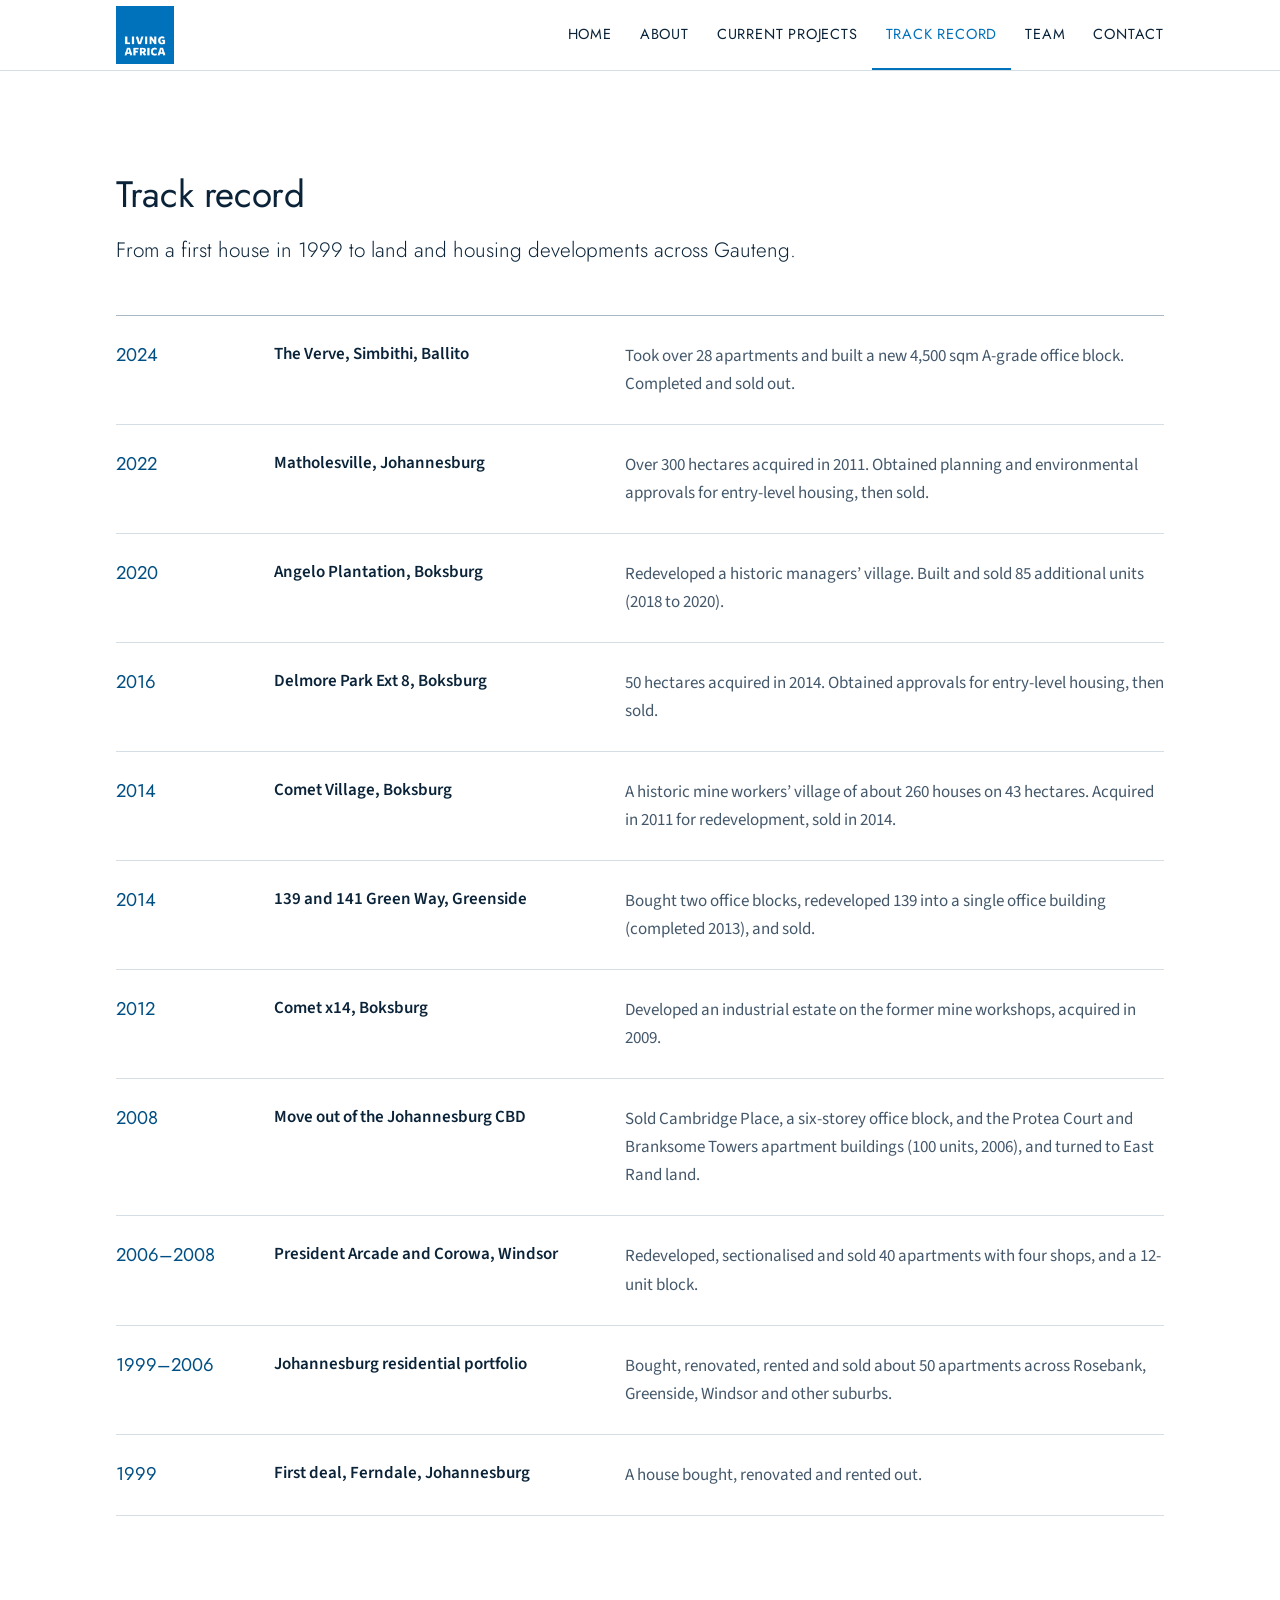
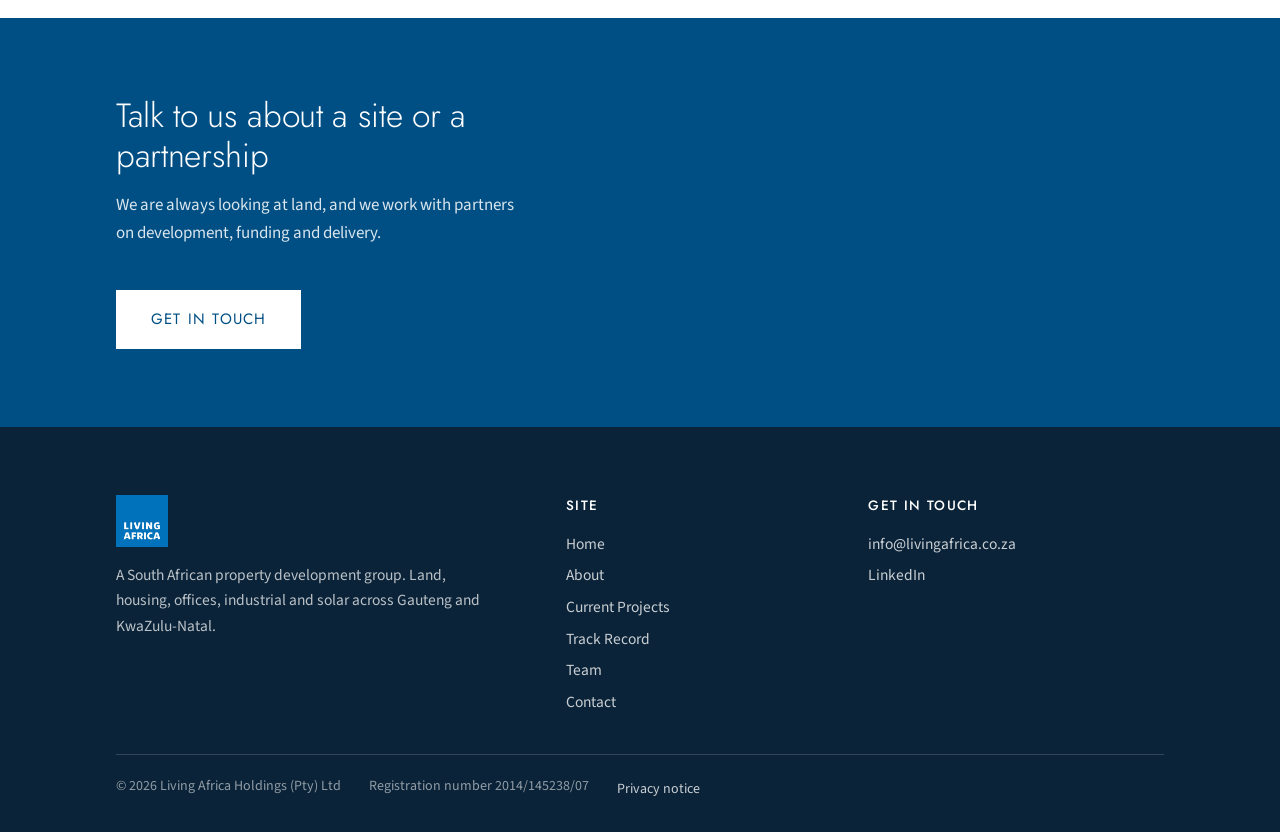
<file: track-record.html>
<!DOCTYPE html>
<html lang="en-ZA">
<head>
<meta charset="UTF-8">
<meta name="viewport" content="width=device-width,initial-scale=1">
<title>Track record — Living Africa</title>
<meta name="description" content="From a first house in 1999 to land and housing developments across Gauteng: twenty-five years of completed projects.">
<meta name="robots" content="noindex,nofollow">
<link rel="icon" href="assets/favicon.png">
<meta property="og:title" content="Track record — Living Africa">
<meta property="og:description" content="From a first house in 1999 to land and housing developments across Gauteng: twenty-five years of completed projects.">
<meta property="og:type" content="website">
<meta property="og:image" content="assets/hero-verve.webp">
<link rel="stylesheet" href="assets/style.css">
</head>
<body>
<header class="site-header">
  <div class="wrap">
    <a href="index.html" class="brand"><img src="assets/logo.png" alt="Living Africa"></a>
    <button class="nav-toggle" aria-label="Menu" aria-expanded="false" aria-controls="nav">
      <svg viewBox="0 0 24 24" fill="none" stroke="currentColor" stroke-width="1.6" aria-hidden="true"><line x1="3" y1="6" x2="21" y2="6"/><line x1="3" y1="12" x2="21" y2="12"/><line x1="3" y1="18" x2="21" y2="18"/></svg>
    </button>
    <nav class="main-nav" id="nav"><a href="index.html">Home</a><a href="about.html">About</a><a href="projects.html">Current Projects</a><a href="track-record.html" aria-current="page">Track Record</a><a href="team.html">Team</a><a href="contact.html">Contact</a></nav>
  </div>
</header>

<section class="section">
  <div class="wrap">
    <h2 class="section-title">Track record</h2>
    <p class="lede" style="margin-top:18px">From a first house in 1999 to land and housing developments across Gauteng.</p>
    <div class="record">
      <div class="record-row"><div class="yr">2024</div><div class="nm">The Verve, Simbithi, Ballito</div><p class="ds">Took over 28 apartments and built a new 4,500&nbsp;sqm A-grade office block. Completed and sold out.</p></div>
      <div class="record-row"><div class="yr">2022</div><div class="nm">Matholesville, Johannesburg</div><p class="ds">Over 300 hectares acquired in 2011. Obtained planning and environmental approvals for entry-level housing, then sold.</p></div>
      <div class="record-row"><div class="yr">2020</div><div class="nm">Angelo Plantation, Boksburg</div><p class="ds">Redeveloped a historic managers&rsquo; village. Built and sold 85 additional units (2018 to 2020).</p></div>
      <div class="record-row"><div class="yr">2016</div><div class="nm">Delmore Park Ext 8, Boksburg</div><p class="ds">50 hectares acquired in 2014. Obtained approvals for entry-level housing, then sold.</p></div>
      <div class="record-row"><div class="yr">2014</div><div class="nm">Comet Village, Boksburg</div><p class="ds">A historic mine workers&rsquo; village of about 260 houses on 43 hectares. Acquired in 2011 for redevelopment, sold in 2014.</p></div>
      <div class="record-row"><div class="yr">2014</div><div class="nm">139 and 141 Green Way, Greenside</div><p class="ds">Bought two office blocks, redeveloped 139 into a single office building (completed 2013), and sold.</p></div>
      <div class="record-row"><div class="yr">2012</div><div class="nm">Comet x14, Boksburg</div><p class="ds">Developed an industrial estate on the former mine workshops, acquired in 2009.</p></div>
      <div class="record-row"><div class="yr">2008</div><div class="nm">Move out of the Johannesburg CBD</div><p class="ds">Sold Cambridge Place, a six-storey office block, and the Protea Court and Branksome Towers apartment buildings (100 units, 2006), and turned to East Rand land.</p></div>
      <div class="record-row"><div class="yr">2006&ndash;2008</div><div class="nm">President Arcade and Corowa, Windsor</div><p class="ds">Redeveloped, sectionalised and sold 40 apartments with four shops, and a 12-unit block.</p></div>
      <div class="record-row"><div class="yr">1999&ndash;2006</div><div class="nm">Johannesburg residential portfolio</div><p class="ds">Bought, renovated, rented and sold about 50 apartments across Rosebank, Greenside, Windsor and other suburbs.</p></div>
      <div class="record-row"><div class="yr">1999</div><div class="nm">First deal, Ferndale, Johannesburg</div><p class="ds">A house bought, renovated and rented out.</p></div>
    </div>
  </div>
</section>

<section class="band">
  <div class="wrap">
    <h2>Talk to us about a site or a partnership</h2>
    <p>We are always looking at land, and we work with partners on development, funding and delivery.</p>
    <a class="btn" href="contact.html">Get in touch</a>
  </div>
</section>

<footer class="site-footer">
  <div class="wrap">
    <div class="footer-grid">
      <div>
        <img src="assets/logo.png" alt="Living Africa">
        <p>A South African property development group. Land, housing, offices, industrial and solar across Gauteng and KwaZulu-Natal.</p>
      </div>
      <div>
        <h4>Site</h4>
        <a href="index.html">Home</a>
        <a href="about.html">About</a>
        <a href="projects.html">Current Projects</a>
        <a href="track-record.html">Track Record</a>
        <a href="team.html">Team</a>
        <a href="contact.html">Contact</a>
      </div>
      <div>
        <h4>Get in touch</h4>
        <a href="mailto:info@livingafrica.co.za">info@livingafrica.co.za</a>
        <a href="https://www.linkedin.com/company/living-africa-holdings-pty-ltd/" rel="noopener">LinkedIn</a>
      </div>
    </div>
    <div class="footer-bottom">
      <span>&copy; <span id="year">2026</span> Living Africa Holdings (Pty) Ltd</span>
      <span>Registration number 2014/145238/07</span>
      <span><a href="privacy.html">Privacy notice</a></span>
    </div>
  </div>
</footer>
<script src="assets/script.js"></script>
</body>
</html>
</file>
<file: assets/style.css>
@import url('https://fonts.googleapis.com/css2?family=Jost:wght@300;400;500;600&family=Source+Sans+3:ital,wght@0,400;0,600;1,400&display=swap');

:root{
  --blue:#0072BB;
  --blue-dark:#005C97;
  --blue-deep:#004F84;
  --ink:#0A2338;
  --ink-soft:#44586B;
  --paper:#FFFFFF;
  --pale:#F1F4F7;
  --rule:#D6DEE5;
  --rule-strong:#A9B8C4;
  --display:'Jost',"Century Gothic",'Questrial',sans-serif;
  --body:'Source Sans 3',system-ui,-apple-system,sans-serif;
  --wrap:1160px;
  --gutter:clamp(20px,5vw,56px);
}

*{box-sizing:border-box}
html{-webkit-text-size-adjust:100%}
body{
  margin:0;
  background:var(--paper);
  color:var(--ink);
  font-family:var(--body);
  font-size:17px;
  line-height:1.65;
  -webkit-font-smoothing:antialiased;
}
img{max-width:100%;display:block}
a{color:var(--blue-deep)}
h1,h2,h3,h4{font-family:var(--display);font-weight:400;letter-spacing:-0.01em;margin:0;color:var(--ink)}
p{margin:0 0 1em}
p:last-child{margin-bottom:0}

.wrap{max-width:var(--wrap);margin:0 auto;padding:0 var(--gutter)}
.measure{max-width:64ch}

/* ---------- header ---------- */
.site-header{
  position:sticky;top:0;z-index:50;
  background:var(--paper);
  border-bottom:1px solid var(--rule);
}
.site-header .wrap{display:flex;align-items:stretch;justify-content:space-between;gap:16px}
.brand{display:flex;align-items:center;padding:0;text-decoration:none}
.brand img{width:58px;height:58px}
.nav-toggle{
  display:none;background:none;border:1px solid var(--rule);color:var(--ink);
  width:44px;height:44px;align-self:center;cursor:pointer;border-radius:2px;
}
.nav-toggle svg{width:22px;height:22px;margin:0 auto}
.main-nav{display:flex;align-items:stretch}
.main-nav a{
  font-family:var(--display);font-size:14.5px;letter-spacing:.055em;text-transform:uppercase;
  color:var(--ink);text-decoration:none;display:flex;align-items:center;
  padding:22px 14px;border-bottom:2px solid transparent;
}
.main-nav a:last-child{padding-right:0}
.main-nav a:hover{color:var(--blue)}
.main-nav a[aria-current="page"]{border-bottom-color:var(--blue);color:var(--blue)}

/* header over hero */
.home .site-header{
  position:absolute;top:0;left:0;right:0;background:transparent;border-bottom:1px solid rgba(255,255,255,.28)
}
.home .main-nav a{color:#fff}
.home .main-nav a:hover{color:#fff;border-bottom-color:rgba(255,255,255,.7)}
.home .nav-toggle{border-color:rgba(255,255,255,.5);color:#fff}

/* ---------- hero ---------- */
.hero{position:relative;min-height:min(86vh,760px);display:flex;align-items:center;justify-content:center;text-align:center;overflow:hidden}
.hero>img{position:absolute;inset:0;width:100%;height:100%;object-fit:cover}
.hero::after{content:"";position:absolute;inset:0;background:linear-gradient(180deg,rgba(6,24,40,.55) 0%,rgba(6,24,40,.3) 45%,rgba(6,24,40,.55) 100%)}
.hero-content{position:relative;z-index:2;color:#fff;padding-top:90px;padding-bottom:40px}
.hero h1{
  font-size:clamp(2.6rem,7vw,5.1rem);font-weight:300;color:#fff;
  letter-spacing:.04em;line-height:1.04;text-transform:uppercase;
}
.hero .sub{
  font-family:var(--display);font-weight:400;margin:22px 0 0;color:#fff;
  font-size:clamp(.95rem,2vw,1.2rem);letter-spacing:.17em;text-transform:uppercase;opacity:.95;
}
.hero .btn{margin-top:38px}

.btn{
  display:inline-block;font-family:var(--display);font-size:15px;letter-spacing:.08em;text-transform:uppercase;
  background:var(--blue);color:#fff;text-decoration:none;padding:16px 34px;border:1px solid var(--blue);
  transition:background .18s ease,border-color .18s ease;
}
.btn:hover{background:var(--blue-dark);border-color:var(--blue-dark)}
.btn-line{background:transparent;color:var(--blue-deep);border-color:var(--rule-strong)}
.btn-line:hover{background:var(--blue);border-color:var(--blue);color:#fff}

/* ---------- figures strip ---------- */
.figures{border-bottom:1px solid var(--rule);background:var(--paper)}
.figures .wrap{display:grid;grid-template-columns:repeat(4,1fr)}
.figure{padding:38px 28px 34px;border-left:1px solid var(--rule);display:flex;flex-direction:column}
.figure:first-child{border-left:0;padding-left:0}
.figure .n{font-family:var(--display);font-weight:400;font-size:clamp(1.7rem,3.4vw,2.5rem);line-height:1;color:var(--blue-deep);display:block}
.figure .l{display:block;margin-top:auto;padding-top:10px;font-size:14.5px;line-height:1.4;color:var(--ink-soft)}

/* ---------- sections ---------- */
.section{padding:clamp(56px,8vw,104px) 0}
.section.pale{background:var(--pale)}
.section.tight{padding-top:0}
.section>.wrap>h2,.section-title{
  font-size:clamp(1.6rem,3.4vw,2.3rem);font-weight:400;line-height:1.2;max-width:22ch;
}
.lede{font-size:clamp(1.08rem,2vw,1.3rem);line-height:1.5;color:var(--ink);max-width:58ch;font-family:var(--display);font-weight:300}
.intro-grid{display:grid;grid-template-columns:minmax(0,1fr) minmax(0,1.15fr);gap:clamp(28px,6vw,80px);align-items:start}
.intro-grid h2{margin-bottom:0}
.body-copy{color:var(--ink-soft);max-width:62ch}
.body-copy h3{font-size:1.15rem;margin:34px 0 8px;color:var(--ink);font-weight:500}
.body-copy h3:first-child{margin-top:0}

/* ---------- project schedule rows ---------- */
.schedule{margin-top:clamp(28px,5vw,48px);border-top:1px solid var(--rule-strong)}
.entry{
  display:grid;grid-template-columns:minmax(0,1.5fr) minmax(0,2fr) minmax(0,.85fr);
  gap:clamp(16px,4vw,48px);padding:30px 0;border-bottom:1px solid var(--rule);align-items:start;
}
.entry h3{font-size:1.3rem;font-weight:500;line-height:1.25}
.place{display:block;margin-top:4px;font-size:14.5px;color:var(--ink-soft);font-family:var(--body);line-height:1.4}
.entry p{color:var(--ink-soft);margin:0}
.entry .data{font-family:var(--display);font-size:15px;color:var(--ink)}
.entry .data div{line-height:1.3}
.entry .data div + div{margin-top:12px}
.entry .data b{display:block;font-weight:500;font-size:1.15rem;color:var(--blue-deep)}
.entry .data span{display:block;color:var(--ink-soft);font-size:14px;font-family:var(--body)}

/* ---------- pipeline ---------- */
.pipeline{display:grid;grid-template-columns:repeat(3,1fr);gap:1px;background:var(--rule);border:1px solid var(--rule);margin-top:36px}
.pipeline>div{background:var(--pale);padding:28px 26px}
.pipeline h3{font-size:1.1rem;font-weight:500;margin-bottom:8px}
.pipeline p{font-size:15.5px;color:var(--ink-soft);margin:0}

/* ---------- track record ---------- */
.record{margin-top:clamp(28px,5vw,48px);border-top:1px solid var(--rule-strong)}
.record-row{
  display:grid;grid-template-columns:120px minmax(0,1.1fr) minmax(0,1.9fr);
  gap:clamp(14px,3vw,40px);padding:26px 0;border-bottom:1px solid var(--rule);
}
.record-row .yr{font-family:var(--display);font-size:1.15rem;color:var(--blue-deep);line-height:1.4}
.record-row .nm{font-weight:600;line-height:1.45}
.record-row .ds{color:var(--ink-soft);margin:0}

/* ---------- team ---------- */
.people{margin-top:clamp(28px,5vw,44px);max-width:800px}
.person{display:grid;grid-template-columns:100px minmax(0,1fr);gap:clamp(20px,3vw,36px);align-items:start;padding:34px 0;border-top:1px solid var(--rule)}
.person:first-child{border-top:1px solid var(--rule-strong)}
.person img{width:100%;height:auto;aspect-ratio:4/5;object-fit:cover}
.person .nophoto{
  width:100%;aspect-ratio:4/5;background:var(--pale);border:1px solid var(--rule);
  display:flex;align-items:center;justify-content:center;
  font-family:var(--display);font-size:1.3rem;font-weight:300;color:var(--rule-strong);
}
.person h3{font-size:1.35rem;font-weight:500}
.person .role{font-family:var(--display);font-size:14px;letter-spacing:.09em;text-transform:uppercase;color:var(--blue-deep);margin:4px 0 14px}
.person p{color:var(--ink-soft)}

/* ---------- contact ---------- */
.contact-grid{display:grid;grid-template-columns:minmax(0,1fr) minmax(0,1fr);gap:clamp(28px,6vw,72px);margin-top:12px}
.contact-list{list-style:none;margin:0;padding:0}
.contact-list li{padding:16px 0;border-bottom:1px solid var(--rule);display:flex;gap:20px;align-items:baseline}
.contact-list li:first-child{border-top:1px solid var(--rule-strong)}
.contact-list .k{font-family:var(--display);font-size:13.5px;letter-spacing:.08em;text-transform:uppercase;color:var(--ink-soft);min-width:92px}
.contact-list a{color:var(--blue-deep)}

/* ---------- cta band ---------- */
.band{background:var(--blue-deep);color:#fff;padding:clamp(48px,7vw,78px) 0}
.band h2{color:#fff;font-size:clamp(1.5rem,3vw,2.1rem);font-weight:300;max-width:22ch;line-height:1.2}
.band p{color:rgba(255,255,255,.85);max-width:52ch;margin-top:14px}
.band .btn{background:#fff;color:var(--blue-deep);border-color:#fff;margin-top:26px}
.band .btn:hover{background:rgba(255,255,255,.88);border-color:rgba(255,255,255,.88)}

/* ---------- figure/photo ---------- */
.photo{margin-top:clamp(28px,5vw,48px)}
.photo img{width:100%;height:auto}
.photo figcaption{font-size:14.5px;color:var(--ink-soft);margin-top:10px}

/* ---------- footer ---------- */
.site-footer{background:var(--ink);color:rgba(255,255,255,.72);padding:clamp(44px,6vw,68px) 0 28px;font-size:15.5px}
.footer-grid{display:grid;grid-template-columns:minmax(0,1.6fr) minmax(0,1fr) minmax(0,1.2fr);gap:clamp(24px,5vw,56px)}
.site-footer img{width:52px;height:52px;margin-bottom:16px}
.site-footer h4{font-family:var(--display);font-size:13.5px;letter-spacing:.1em;text-transform:uppercase;color:#fff;font-weight:500;margin:0 0 12px}
.site-footer a{color:rgba(255,255,255,.78);text-decoration:none;display:block;padding:3px 0}
.site-footer a:hover{color:#fff;text-decoration:underline}
.site-footer p{max-width:46ch}
.footer-bottom{margin-top:36px;padding-top:20px;border-top:1px solid rgba(255,255,255,.16);display:flex;flex-wrap:wrap;gap:8px 28px;font-size:14px;color:rgba(255,255,255,.55)}

/* ---------- focus + motion ---------- */
a:focus-visible,button:focus-visible{outline:2px solid var(--blue);outline-offset:3px}
.home .site-header a:focus-visible{outline-color:#fff}
@media (prefers-reduced-motion:reduce){*{transition:none!important;animation:none!important}}

/* ---------- responsive ---------- */
@media (max-width:900px){
  .figures .wrap{grid-template-columns:repeat(2,1fr)}
  .figure{padding:26px 20px;border-left:1px solid var(--rule)}
  .figure:nth-child(odd){border-left:0;padding-left:0}
  .figure:nth-child(n+3){border-top:1px solid var(--rule)}
  .intro-grid,.contact-grid{grid-template-columns:1fr}
  .person{grid-template-columns:100px minmax(0,1fr)}
  .pipeline{grid-template-columns:1fr}
  .entry{grid-template-columns:1fr;gap:12px}
  .record-row{grid-template-columns:76px 1fr;gap:12px 20px}
  .record-row .ds{grid-column:2}
  .footer-grid{grid-template-columns:1fr 1fr}
}
@media (max-width:720px){
  body{font-size:16.5px}
  .person{grid-template-columns:1fr;gap:18px}
  .person img,.person .nophoto{max-width:110px}
  .nav-toggle{display:flex;align-items:center;justify-content:center}
  .main-nav{
    display:none;position:absolute;top:100%;left:0;right:0;
    flex-direction:column;background:var(--paper);border-bottom:1px solid var(--rule);
    padding:6px var(--gutter) 14px;
  }
  .main-nav.open{display:flex}
  .main-nav a{padding:13px 0;border-bottom:1px solid var(--rule);color:var(--ink)!important}
  .main-nav a:last-child{border-bottom:0}
  .site-header .wrap{align-items:center;position:relative}
  .brand img{width:50px;height:50px}
  .footer-grid{grid-template-columns:1fr}
}
</file>
